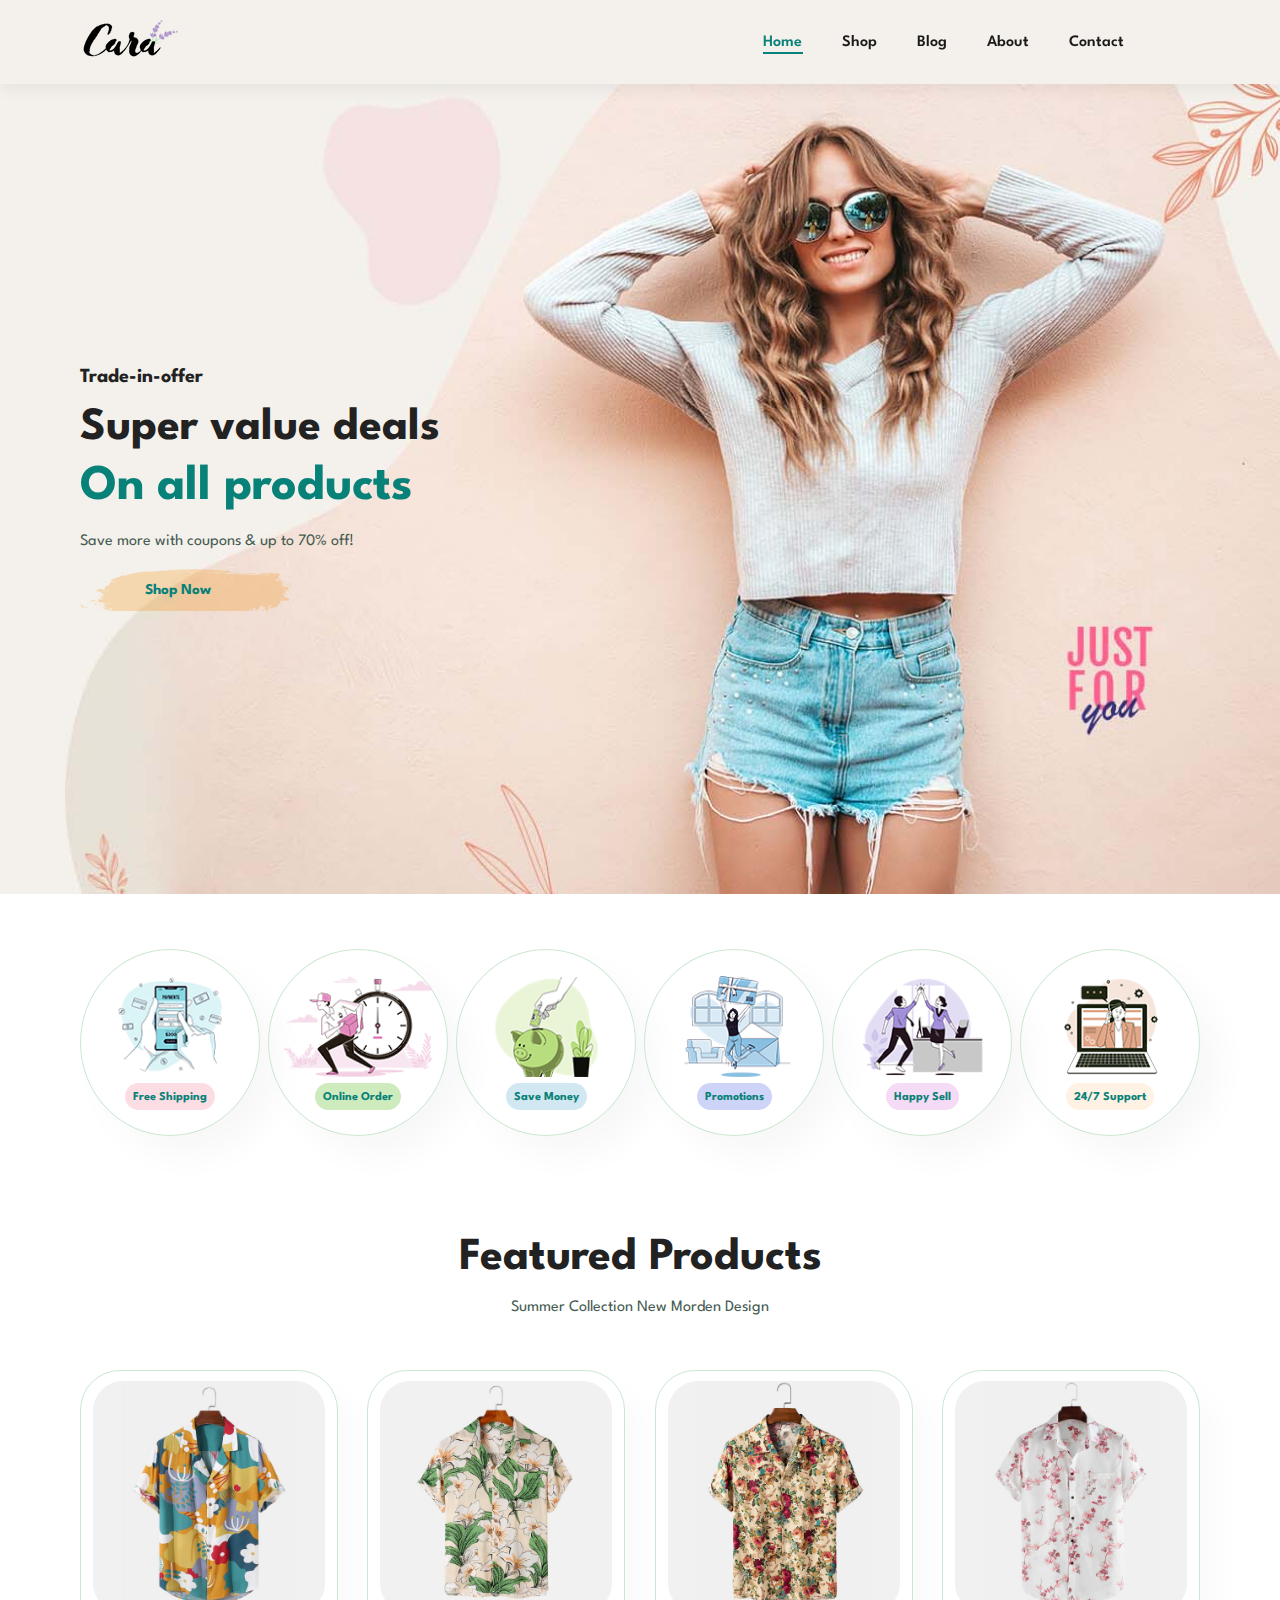
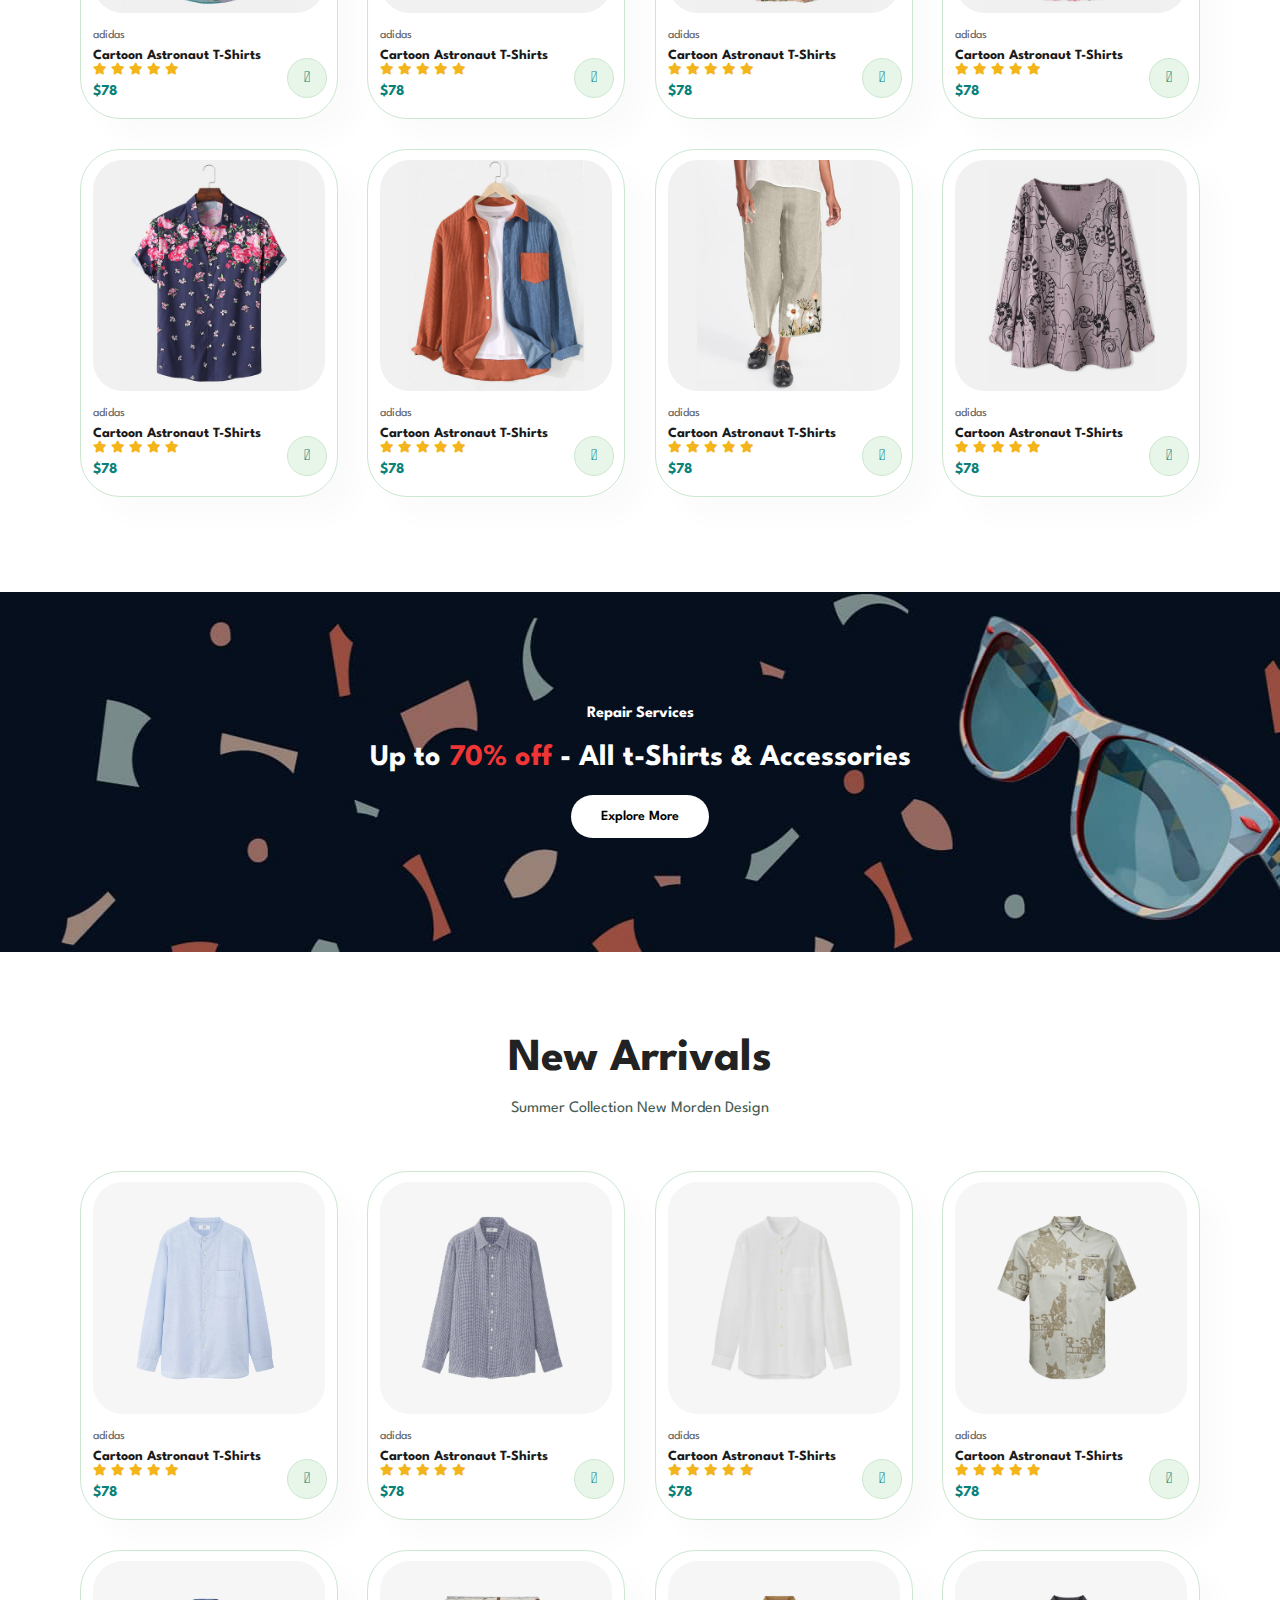
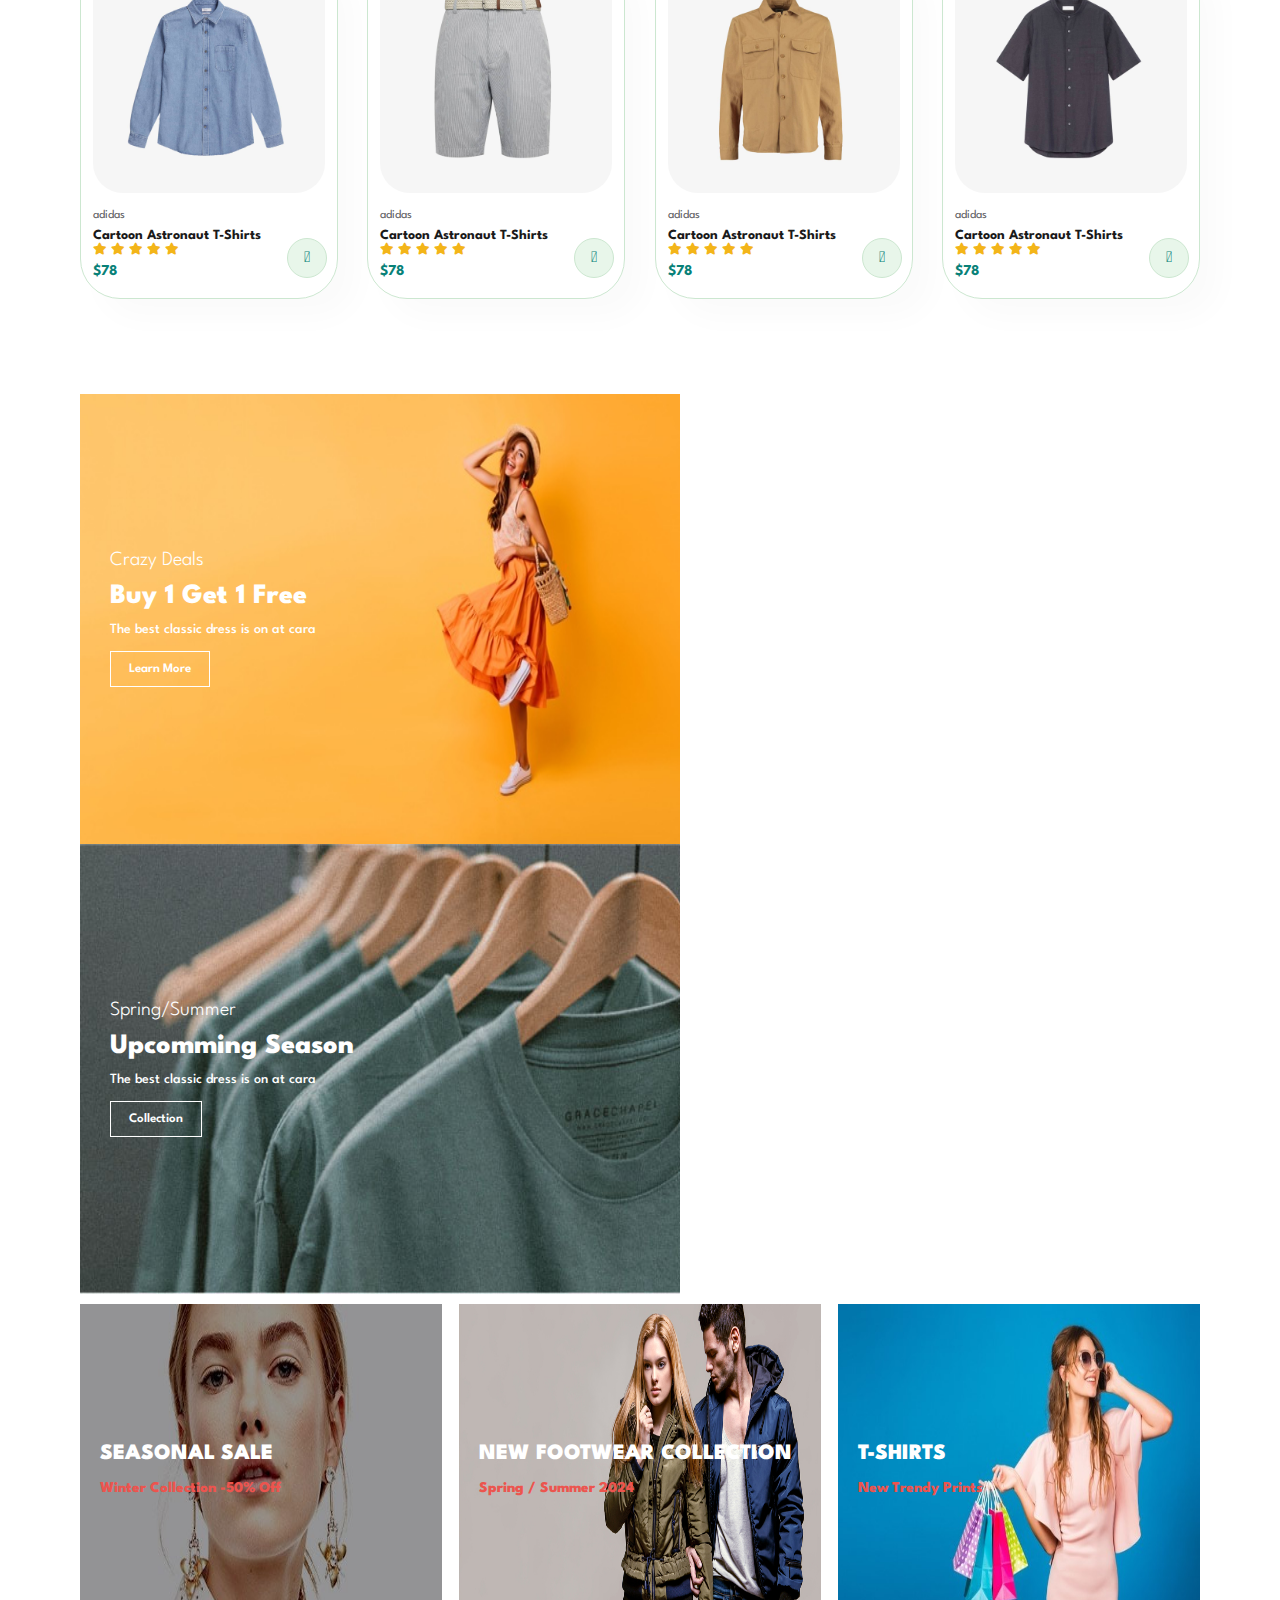
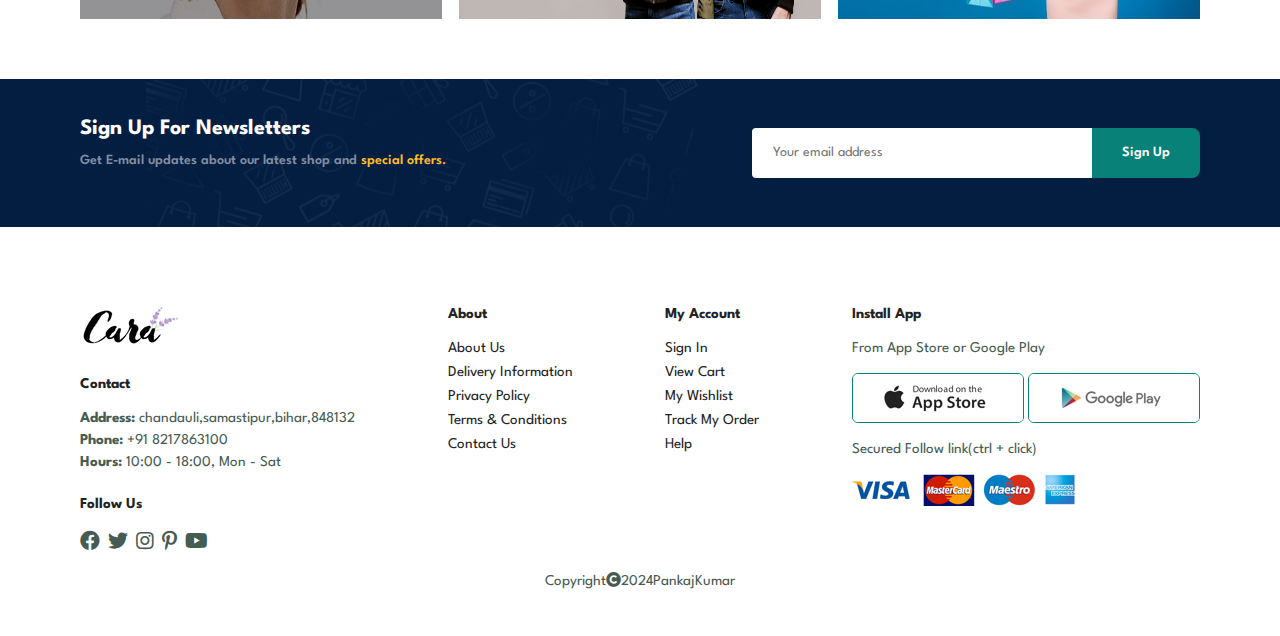
<file: index.html>
<!DOCTYPE html>
<html lang="en">

    <head>
        <meta charset="UTF-8">
        <meta http-equiv="X-UA-Compatible" content="IE=edge">
        <meta name="viewport" content="width=device-width, initial-scale=1.0">
        <title>Cara Ecommerce website</title>
        <link rel="stylesheet" href="https://pro.fontawesome.com/releases/v5.10.0/css/all.css" />

        <link rel="stylesheet" href="style.css">
    </head>

    <body>
        <section id="header">
            <a href="#"><img src="img/logo.png" alt="" class="logo"></a>

            <div>
               <ul id="navbar">
                <li><a class="active" href="index.html">Home</a></li>
                <li><a href="shop.html">Shop</a></li>
                <li><a href="blog.html">Blog</a></li>
                <li><a href="about.html">About</a></li>
                <li><a href="contact.html">Contact</a></li>
                <li id="lg-bag"><a href="cart.html"><i class="far fa-shopping-bag"></i></a></li>
                <a href="#" id="close"><i class="far fa-times"></i></a>
               </ul> 
            </div>

            <div id="mobile">
                <a href="cart.html"><i class="far fa-shopping-bag"></i></a>
                <i id="bar" class="fas fa-outdent"></i>
            </div>
        </section>
        
        <section id="hero">
            <h4>Trade-in-offer</h4>
            <h2>Super value deals</h2>
            <h1>On all products</h1>
            <p>Save more with coupons & up to 70% off!</p>
            <button>Shop Now</button>

        </section>

        <section id="feature" class="section-p1">
            <div class="fe-box">
                <img src="img/features/f1.png" alt="">
                <h6>Free Shipping</h6>
            </div>

            <div class="fe-box">
                <img src="img/features/f2.png" alt="">
                <h6>Online Order</h6>
            </div>

            <div class="fe-box">
                <img src="img/features/f3.png" alt="">
                <h6>Save Money</h6>
            </div>

            <div class="fe-box">
                <img src="img/features/f4.png" alt="">
                <h6>Promotions</h6>
            </div>

            <div class="fe-box">
                <img src="img/features/f5.png" alt="">
                <h6>Happy Sell</h6>
            </div>

            <div class="fe-box">
                <img src="img/features/f6.png" alt="">
                <h6>24/7 Support</h6>
            </div>
        </section>

        <section id="product1" class="section-p1">
            <h2>Featured Products</h2>
            <p>Summer Collection New Morden Design</p>
            <div class="pro-container">
                <div class="pro">
                    <img src="img/products/f1.jpg" alt="">
                    <div class="des">
                        <span>adidas</span>
                        <h5>Cartoon Astronaut T-Shirts</h5>
                        <div class="star">
                            <i class="fas fa-star"></i>
                            <i class="fas fa-star"></i>
                            <i class="fas fa-star"></i>
                            <i class="fas fa-star"></i>
                            <i class="fas fa-star"></i>
                        </div>
                        <h4>$78</h4>
                    </div>
                    <a href="#"><i class="fal fa-shopping-cart cart"></i></a>
                </div>

                <div class="pro">
                    <img src="img/products/f2.jpg" alt="">
                    <div class="des">
                        <span>adidas</span>
                        <h5>Cartoon Astronaut T-Shirts</h5>
                        <div class="star">
                            <i class="fas fa-star"></i>
                            <i class="fas fa-star"></i>
                            <i class="fas fa-star"></i>
                            <i class="fas fa-star"></i>
                            <i class="fas fa-star"></i>
                        </div>
                        <h4>$78</h4>
                    </div>
                    <a href="#"><i class="fal fa-shopping-cart cart"></i></a>
                </div>

                <div class="pro">
                    <img src="img/products/f3.jpg" alt="">
                    <div class="des">
                        <span>adidas</span>
                        <h5>Cartoon Astronaut T-Shirts</h5>
                        <div class="star">
                            <i class="fas fa-star"></i>
                            <i class="fas fa-star"></i>
                            <i class="fas fa-star"></i>
                            <i class="fas fa-star"></i>
                            <i class="fas fa-star"></i>
                        </div>
                        <h4>$78</h4>
                    </div>
                    <a href="#"><i class="fal fa-shopping-cart cart"></i></a>
                </div>

                <div class="pro">
                    <img src="img/products/f4.jpg" alt="">
                    <div class="des">
                        <span>adidas</span>
                        <h5>Cartoon Astronaut T-Shirts</h5>
                        <div class="star">
                            <i class="fas fa-star"></i>
                            <i class="fas fa-star"></i>
                            <i class="fas fa-star"></i>
                            <i class="fas fa-star"></i>
                            <i class="fas fa-star"></i>
                        </div>
                        <h4>$78</h4>
                    </div>
                    <a href="#"><i class="fal fa-shopping-cart cart"></i></a>
                </div>

                <div class="pro">
                    <img src="img/products/f5.jpg" alt="">
                    <div class="des">
                        <span>adidas</span>
                        <h5>Cartoon Astronaut T-Shirts</h5>
                        <div class="star">
                            <i class="fas fa-star"></i>
                            <i class="fas fa-star"></i>
                            <i class="fas fa-star"></i>
                            <i class="fas fa-star"></i>
                            <i class="fas fa-star"></i>
                        </div>
                        <h4>$78</h4>
                    </div>
                    <a href="#"><i class="fal fa-shopping-cart cart"></i></a>
                </div>

                <div class="pro">
                    <img src="img/products/f6.jpg" alt="">
                    <div class="des">
                        <span>adidas</span>
                        <h5>Cartoon Astronaut T-Shirts</h5>
                        <div class="star">
                            <i class="fas fa-star"></i>
                            <i class="fas fa-star"></i>
                            <i class="fas fa-star"></i>
                            <i class="fas fa-star"></i>
                            <i class="fas fa-star"></i>
                        </div>
                        <h4>$78</h4>
                    </div>
                    <a href="#"><i class="fal fa-shopping-cart cart"></i></a>
                </div>

                <div class="pro">
                    <img src="img/products/f7.jpg" alt="">
                    <div class="des">
                        <span>adidas</span>
                        <h5>Cartoon Astronaut T-Shirts</h5>
                        <div class="star">
                            <i class="fas fa-star"></i>
                            <i class="fas fa-star"></i>
                            <i class="fas fa-star"></i>
                            <i class="fas fa-star"></i>
                            <i class="fas fa-star"></i>
                        </div>
                        <h4>$78</h4>
                    </div>
                    <a href="#"><i class="fal fa-shopping-cart cart"></i></a>
                </div>

                <div class="pro">
                    <img src="img/products/f8.jpg" alt="">
                    <div class="des">
                        <span>adidas</span>
                        <h5>Cartoon Astronaut T-Shirts</h5>
                        <div class="star">
                            <i class="fas fa-star"></i>
                            <i class="fas fa-star"></i>
                            <i class="fas fa-star"></i>
                            <i class="fas fa-star"></i>
                            <i class="fas fa-star"></i>
                        </div>
                        <h4>$78</h4>
                    </div>
                    <a href="#"><i class="fal fa-shopping-cart cart"></i></a>
                </div>

            </div>

        </section>

        <section id="banner" class="section-m1">
            <h4>Repair Services</h4>
            <h2>Up to <span>70% off</span> - All t-Shirts & Accessories</h2>
            <button class="normal">Explore More</button>
        </section>

        <section id="product1" class="section-p1">
            <h2>New Arrivals</h2>
            <p>Summer Collection New Morden Design</p>
            <div class="pro-container">
                <div class="pro">
                    <img src="img/products/n1.jpg" alt="">
                    <div class="des">
                        <span>adidas</span>
                        <h5>Cartoon Astronaut T-Shirts</h5>
                        <div class="star">
                            <i class="fas fa-star"></i>
                            <i class="fas fa-star"></i>
                            <i class="fas fa-star"></i>
                            <i class="fas fa-star"></i>
                            <i class="fas fa-star"></i>
                        </div>
                        <h4>$78</h4>
                    </div>
                    <a href="#"><i class="fal fa-shopping-cart cart"></i></a>
                </div>

                <div class="pro">
                    <img src="img/products/n2.jpg" alt="">
                    <div class="des">
                        <span>adidas</span>
                        <h5>Cartoon Astronaut T-Shirts</h5>
                        <div class="star">
                            <i class="fas fa-star"></i>
                            <i class="fas fa-star"></i>
                            <i class="fas fa-star"></i>
                            <i class="fas fa-star"></i>
                            <i class="fas fa-star"></i>
                        </div>
                        <h4>$78</h4>
                    </div>
                    <a href="#"><i class="fal fa-shopping-cart cart"></i></a>
                </div>

                <div class="pro">
                    <img src="img/products/n3.jpg" alt="">
                    <div class="des">
                        <span>adidas</span>
                        <h5>Cartoon Astronaut T-Shirts</h5>
                        <div class="star">
                            <i class="fas fa-star"></i>
                            <i class="fas fa-star"></i>
                            <i class="fas fa-star"></i>
                            <i class="fas fa-star"></i>
                            <i class="fas fa-star"></i>
                        </div>
                        <h4>$78</h4>
                    </div>
                    <a href="#"><i class="fal fa-shopping-cart cart"></i></a>
                </div>

                <div class="pro">
                    <img src="img/products/n4.jpg" alt="">
                    <div class="des">
                        <span>adidas</span>
                        <h5>Cartoon Astronaut T-Shirts</h5>
                        <div class="star">
                            <i class="fas fa-star"></i>
                            <i class="fas fa-star"></i>
                            <i class="fas fa-star"></i>
                            <i class="fas fa-star"></i>
                            <i class="fas fa-star"></i>
                        </div>
                        <h4>$78</h4>
                    </div>
                    <a href="#"><i class="fal fa-shopping-cart cart"></i></a>
                </div>

                <div class="pro">
                    <img src="img/products/n5.jpg" alt="">
                    <div class="des">
                        <span>adidas</span>
                        <h5>Cartoon Astronaut T-Shirts</h5>
                        <div class="star">
                            <i class="fas fa-star"></i>
                            <i class="fas fa-star"></i>
                            <i class="fas fa-star"></i>
                            <i class="fas fa-star"></i>
                            <i class="fas fa-star"></i>
                        </div>
                        <h4>$78</h4>
                    </div>
                    <a href="#"><i class="fal fa-shopping-cart cart"></i></a>
                </div>

                <div class="pro">
                    <img src="img/products/n6.jpg" alt="">
                    <div class="des">
                        <span>adidas</span>
                        <h5>Cartoon Astronaut T-Shirts</h5>
                        <div class="star">
                            <i class="fas fa-star"></i>
                            <i class="fas fa-star"></i>
                            <i class="fas fa-star"></i>
                            <i class="fas fa-star"></i>
                            <i class="fas fa-star"></i>
                        </div>
                        <h4>$78</h4>
                    </div>
                    <a href="#"><i class="fal fa-shopping-cart cart"></i></a>
                </div>

                <div class="pro">
                    <img src="img/products/n7.jpg" alt="">
                    <div class="des">
                        <span>adidas</span>
                        <h5>Cartoon Astronaut T-Shirts</h5>
                        <div class="star">
                            <i class="fas fa-star"></i>
                            <i class="fas fa-star"></i>
                            <i class="fas fa-star"></i>
                            <i class="fas fa-star"></i>
                            <i class="fas fa-star"></i>
                        </div>
                        <h4>$78</h4>
                    </div>
                    <a href="#"><i class="fal fa-shopping-cart cart"></i></a>
                </div>

                <div class="pro">
                    <img src="img/products/n8.jpg" alt="">
                    <div class="des">
                        <span>adidas</span>
                        <h5>Cartoon Astronaut T-Shirts</h5>
                        <div class="star">
                            <i class="fas fa-star"></i>
                            <i class="fas fa-star"></i>
                            <i class="fas fa-star"></i>
                            <i class="fas fa-star"></i>
                            <i class="fas fa-star"></i>
                        </div>
                        <h4>$78</h4>
                    </div>
                    <a href="#"><i class="fal fa-shopping-cart cart"></i></a>
                </div>

            </div>

        </section>

        <section id="sm-banner" class="section-p1">
            <div class="banner-box">
                <h4>Crazy Deals</h4>
                <h2>Buy 1 Get 1 Free</h2>
                <span>The best classic dress is on at cara</span>
                <button class="white">Learn More</button>
            </div> 

            <div class="banner-box banner-box2">
                <h4>Spring/Summer</h4>
                <h2>Upcomming Season</h2>
                <span>The best classic dress is on at cara</span>
                <button class="white">Collection</button>
            </div> 
        </section>

        <section id="banner3">
            <div class="banner-box">
                <h2>SEASONAL SALE</h2>
                <h3>Winter Collection -50% Off</h3>
            </div> 

            <div class="banner-box banner-box2">
                <h2>NEW FOOTWEAR COLLECTION</h2>
                <h3>Spring / Summer 2024</h3>
            </div> 

            <div class="banner-box banner-box3">
                <h2>T-SHIRTS</h2>
                <h3>New Trendy Prints</h3>
            </div> 
        </section>

        <section id="newsletter" class="section-p1 section-m1">
            <div class="newstext">
                <h4>Sign Up For Newsletters</h4>
                <p>Get E-mail updates about  our latest shop and <span> special offers. </span></p>
            </div>

            <div class="form">
                <input type="text" placeholder="Your email address">
                <button class="normal">Sign Up</button>
            </div>
        </section>

        <footer class="section-p1">
            <div class="col">
                <img class="logo" src="img/logo.png" alt="">
                <h4>Contact</h4>
                <p><strong>Address: </strong>chandauli,samastipur,bihar,848132</p>
                <p><strong>Phone: </strong>+91 8217863100</p>
                <p><strong>Hours: </strong>10:00 - 18:00, Mon - Sat</p>
                <div class="follow">
                    <h4>Follow Us</h4>
                    <div class="icon">
                        <a href="#"><i class="fab fa-facebook"></i></a>
                        <a href="#"><i class="fab fa-twitter"></i></a>
                        <a href="#"><i class="fab fa-instagram"></i></a>
                        <a href="#"><i class="fab fa-pinterest-p"></i></a>
                        <a href="#"><i class="fab fa-youtube"></i></a>
                    </div>
                </div>
            </div>

            <div class="col">
                <h4>About</h4>
                <a href="#">About Us</a>
                <a href="#">Delivery Information</a>
                <a href="#">Privacy Policy</a>
                <a href="#">Terms & Conditions</a>
                <a href="#">Contact Us</a>
            </div>

            <div class="col">
                <h4>My Account</h4>
                <a href="#">Sign In</a>
                <a href="#">View Cart</a>
                <a href="#">My Wishlist</a>
                <a href="#">Track My Order</a>
                <a href="#">Help</a>
            </div>

            <div class="col install">
                <h4>Install App</h4>
                <p>From App Store or Google Play</p>
                <div class="row">
                    <img src="img/pay/app.jpg" alt="">
                    <img src="img/pay/play.jpg" alt="">
                </div>
                <p>Secured Follow link(ctrl + click)</p>
                <img src="img/pay/pay.png" alt="">
            </div>

            <div class="copyright">
                <p>Copyright<i class="fa fa-copyright" aria-hidden="true"></i>2024PankajKumar</p>
            </div>
        </footer>
        <script src="script.js"></script>
    </body>

</html>
</file>
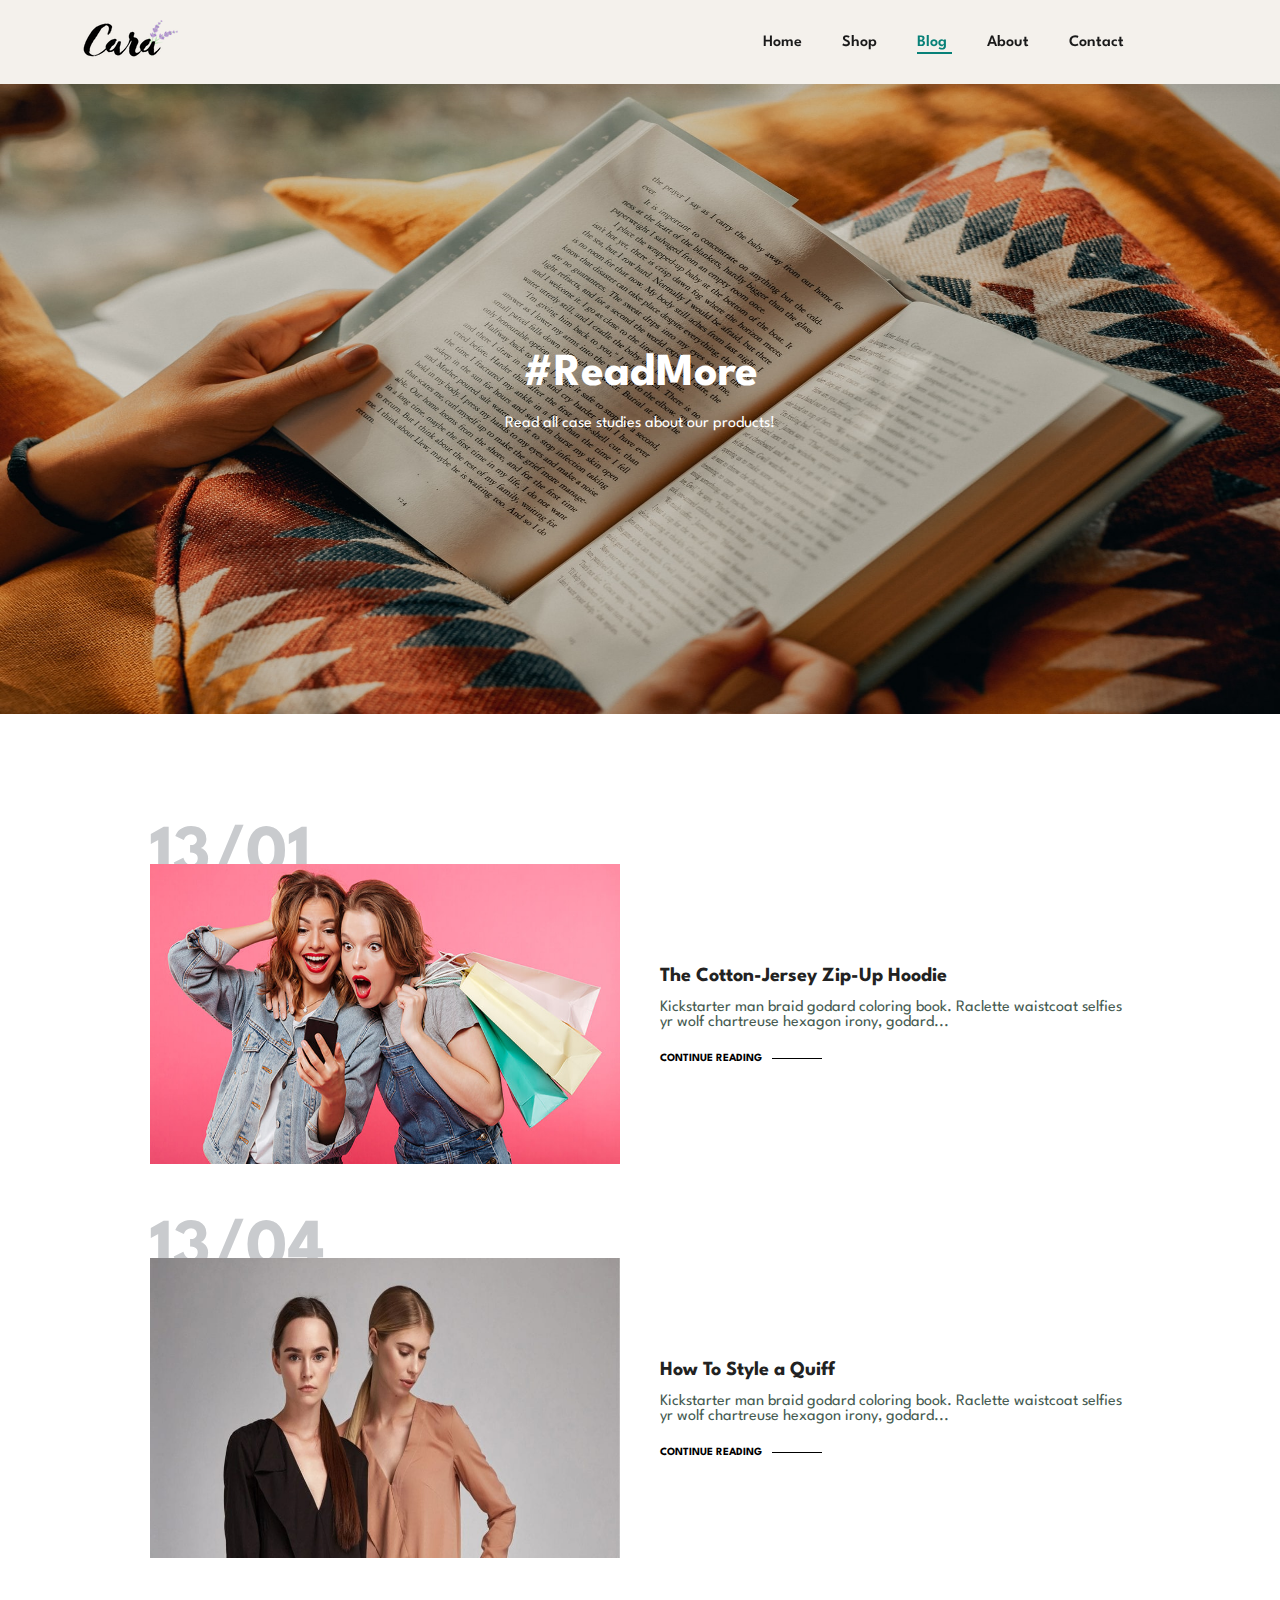
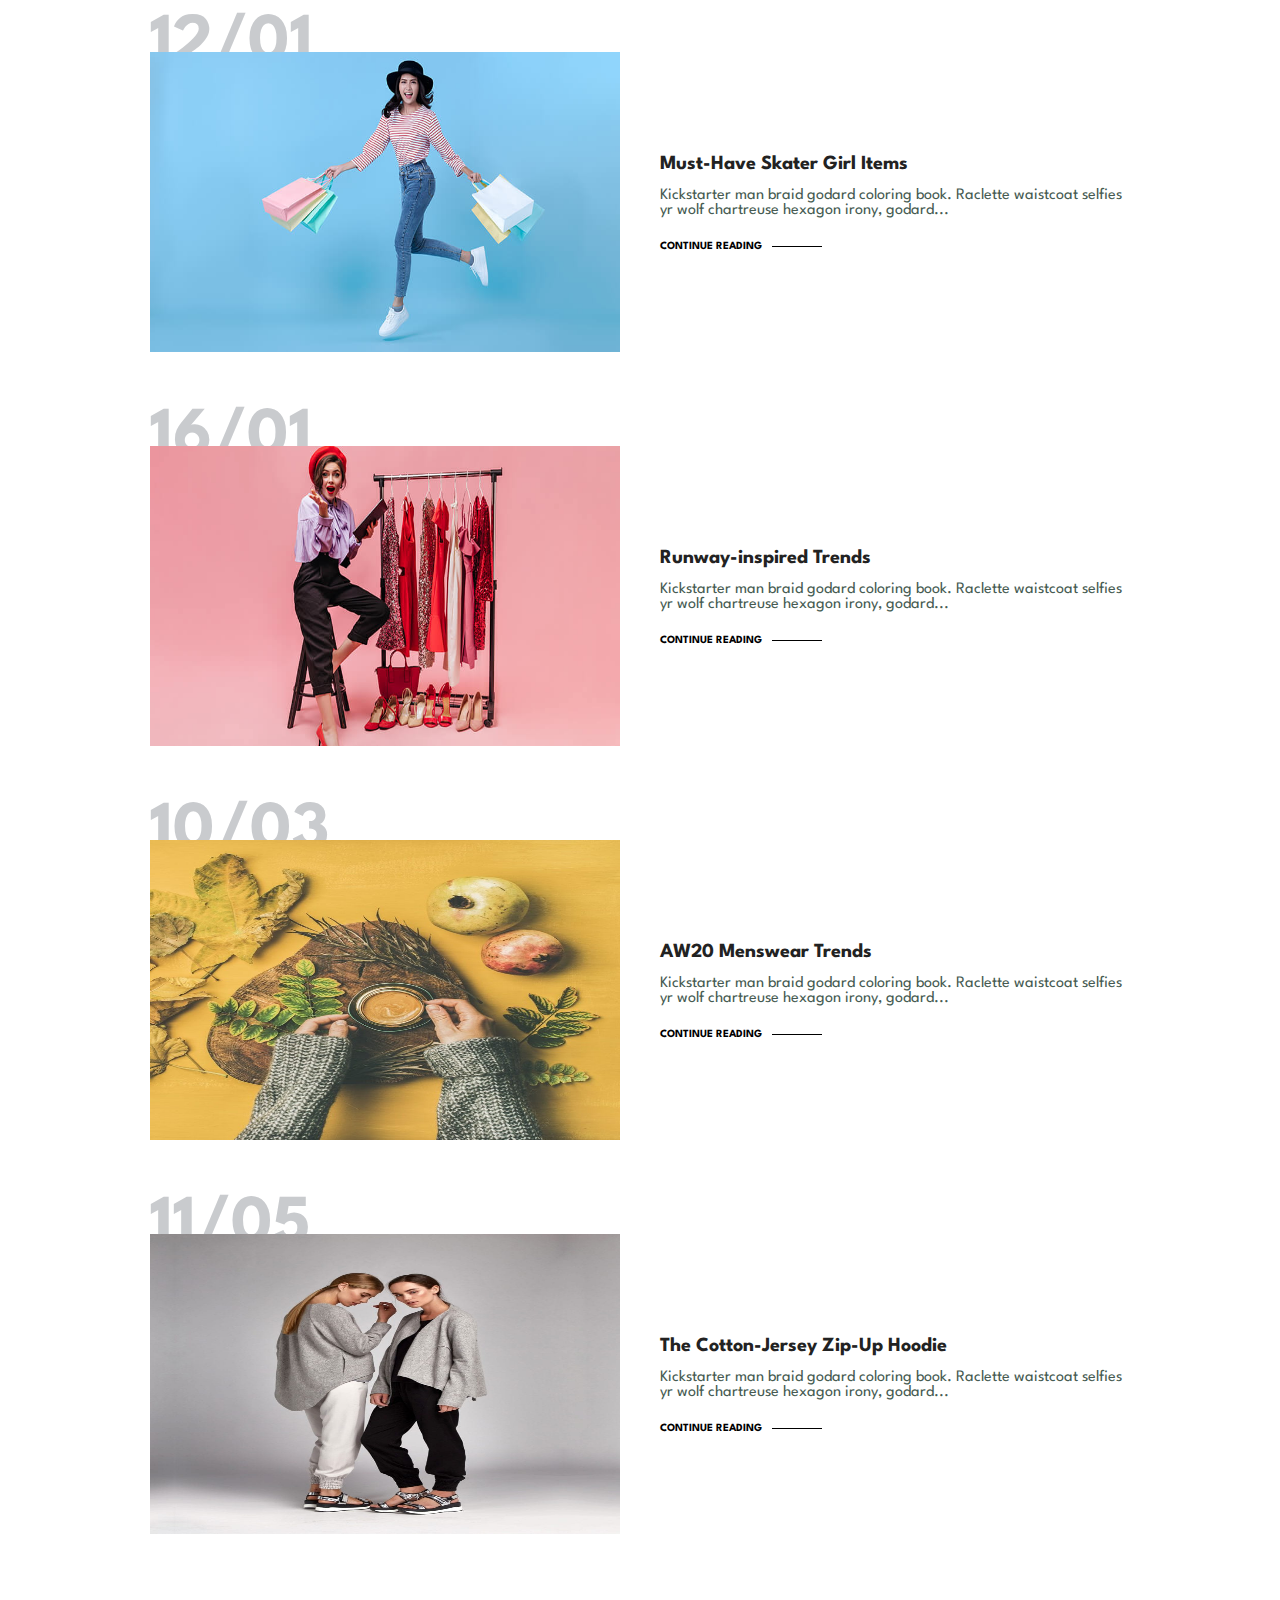
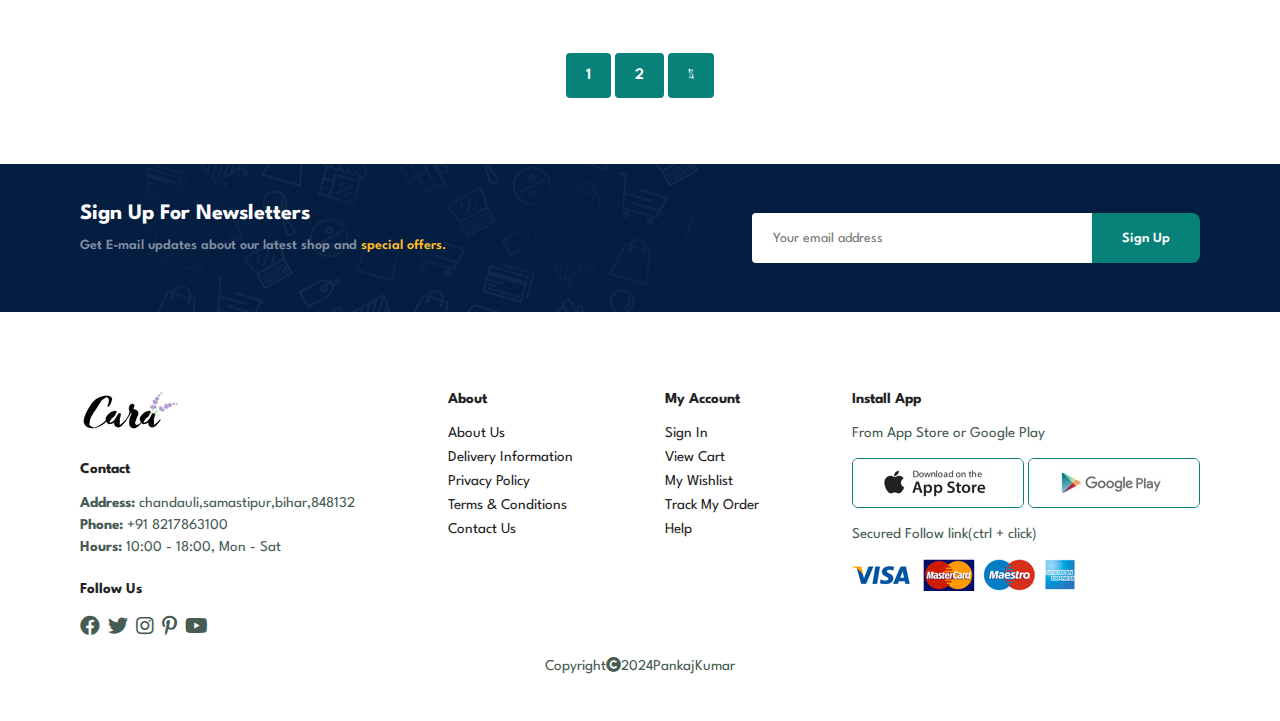
<file: blog.html>
<!DOCTYPE html>
<html lang="en">

    <head>
        <meta charset="UTF-8">
        <meta http-equiv="X-UA-Compatible" content="IE=edge">
        <meta name="viewport" content="width=device-width, initial-scale=1.0">
        <title>Cara Ecommerce website</title>
        <link rel="stylesheet" href="https://pro.fontawesome.com/releases/v5.10.0/css/all.css" />

        <link rel="stylesheet" href="style.css">
    </head>

    <body>
        <section id="header">
            <a href="#"><img src="img/logo.png" alt="" class="logo"></a>

            <div>
               <ul id="navbar">
                <li><a href="index.html">Home</a></li>
                <li><a href="shop.html">Shop</a></li>
                <li><a class="active" href="blog.html">Blog</a></li>
                <li><a href="about.html">About</a></li>
                <li><a href="contact.html">Contact</a></li>
                <li id="lg-bag"><a href="cart.html"><i class="far fa-shopping-bag"></i></a></li>
                <a href="#" id="close"><i class="far fa-times"></i></a>
               </ul> 
            </div>

            <div id="mobile">
                <a href="cart.html"><i class="far fa-shopping-bag"></i></a>
                <i id="bar" class="fas fa-outdent"></i>
            </div>
        </section>
        
        <section id="page-header" class="blog-header">
            <h2>#ReadMore</h2>           
            <p>Read all case studies about our products!</p>
        </section>

        <section id="blog">
            <div class="blog-box">
                <div class="blog-img">
                    <img src="img/blog/blog-1.jpg" alt="">
                </div>

                <div class="blog-details">
                    <h4>The Cotton-Jersey Zip-Up Hoodie</h4>
                    <p>Kickstarter man braid godard coloring book. Raclette waistcoat selfies yr wolf chartreuse hexagon irony, godard...</p>
                    <a href="#">Continue Reading</a>
                </div>
                <h1>13/01</h1>
            </div>

            <div class="blog-box">
                <div class="blog-img">
                    <img src="img/blog/b2.jpg" alt="">
                </div>

                <div class="blog-details">
                    <h4>How To Style a Quiff</h4>
                    <p>Kickstarter man braid godard coloring book. Raclette waistcoat selfies yr wolf chartreuse hexagon irony, godard...</p>
                    <a href="#">Continue Reading</a>
                </div>
                <h1>13/04</h1>
            </div>

            <div class="blog-box">
                <div class="blog-img">
                    <img src="img/blog/blog-4.jpg" alt="">
                </div>

                <div class="blog-details">
                    <h4>Must-Have Skater Girl Items</h4>
                    <p>Kickstarter man braid godard coloring book. Raclette waistcoat selfies yr wolf chartreuse hexagon irony, godard...</p>
                    <a href="#">Continue Reading</a>
                </div>
                <h1>12/01</h1>
            </div>

            <div class="blog-box">
                <div class="blog-img">
                    <img src="img/blog/blog-3.jpg" alt="">
                </div>

                <div class="blog-details">
                    <h4>Runway-inspired Trends</h4>
                    <p>Kickstarter man braid godard coloring book. Raclette waistcoat selfies yr wolf chartreuse hexagon irony, godard...</p>
                    <a href="#">Continue Reading</a>
                </div>
                <h1>16/01</h1>
            </div>

            <div class="blog-box">
                <div class="blog-img">
                    <img src="img/blog/b6.jpg" alt="">
                </div>

                <div class="blog-details">
                    <h4>AW20 Menswear Trends</h4>
                    <p>Kickstarter man braid godard coloring book. Raclette waistcoat selfies yr wolf chartreuse hexagon irony, godard...</p>
                    <a href="#">Continue Reading</a>
                </div>
                <h1>10/03</h1>
            </div>

            <div class="blog-box">
                <div class="blog-img">
                    <img src="img/blog/b4.jpg" alt="">
                </div>

                <div class="blog-details">
                    <h4>The Cotton-Jersey Zip-Up Hoodie</h4>
                    <p>Kickstarter man braid godard coloring book. Raclette waistcoat selfies yr wolf chartreuse hexagon irony, godard...</p>
                    <a href="#">Continue Reading</a>
                </div>
                <h1>11/05</h1>
            </div>
        </section>

        <section id="pagination" class="section-p1">
            <a href="#">1</a>
            <a href="#">2</a>
            <a href="#"><i class="fal fa-long-arrow-alt-right"></i></a>

        </section>

        <section id="newsletter" class="section-p1 section-m1">
            <div class="newstext">
                <h4>Sign Up For Newsletters</h4>
                <p>Get E-mail updates about  our latest shop and <span> special offers. </span></p>
            </div>

            <div class="form">
                <input type="text" placeholder="Your email address">
                <button class="normal">Sign Up</button>
            </div>
        </section>

        <footer class="section-p1">
            <div class="col">
                <img class="logo" src="img/logo.png" alt="">
                <h4>Contact</h4>
                <p><strong>Address: </strong>chandauli,samastipur,bihar,848132</p>
                <p><strong>Phone: </strong>+91 8217863100</p>
                <p><strong>Hours: </strong>10:00 - 18:00, Mon - Sat</p>
                <div class="follow">
                    <h4>Follow Us</h4>
                    <div class="icon">
                        <a href="#"><i class="fab fa-facebook"></i></a>
                        <a href="#"><i class="fab fa-twitter"></i></a>
                        <a href="#"><i class="fab fa-instagram"></i></a>
                        <a href="#"><i class="fab fa-pinterest-p"></i></a>
                        <a href="#"><i class="fab fa-youtube"></i></a>
                    </div>
                </div>
            </div>

            <div class="col">
                <h4>About</h4>
                <a href="#">About Us</a>
                <a href="#">Delivery Information</a>
                <a href="#">Privacy Policy</a>
                <a href="#">Terms & Conditions</a>
                <a href="#">Contact Us</a>
            </div>

            <div class="col">
                <h4>My Account</h4>
                <a href="#">Sign In</a>
                <a href="#">View Cart</a>
                <a href="#">My Wishlist</a>
                <a href="#">Track My Order</a>
                <a href="#">Help</a>
            </div>

            <div class="col install">
                <h4>Install App</h4>
                <p>From App Store or Google Play</p>
                <div class="row">
                    <img src="img/pay/app.jpg" alt="">
                    <img src="img/pay/play.jpg" alt="">
                </div>
                <p>Secured Follow link(ctrl + click)</p>
                <img src="img/pay/pay.png" alt="">
            </div>

            <div class="copyright">
                <p>Copyright<i class="fa fa-copyright" aria-hidden="true"></i>2024PankajKumar</p>
            </div>
        </footer>

        <script src="script.js"></script>
    </body>

</html>
</file>
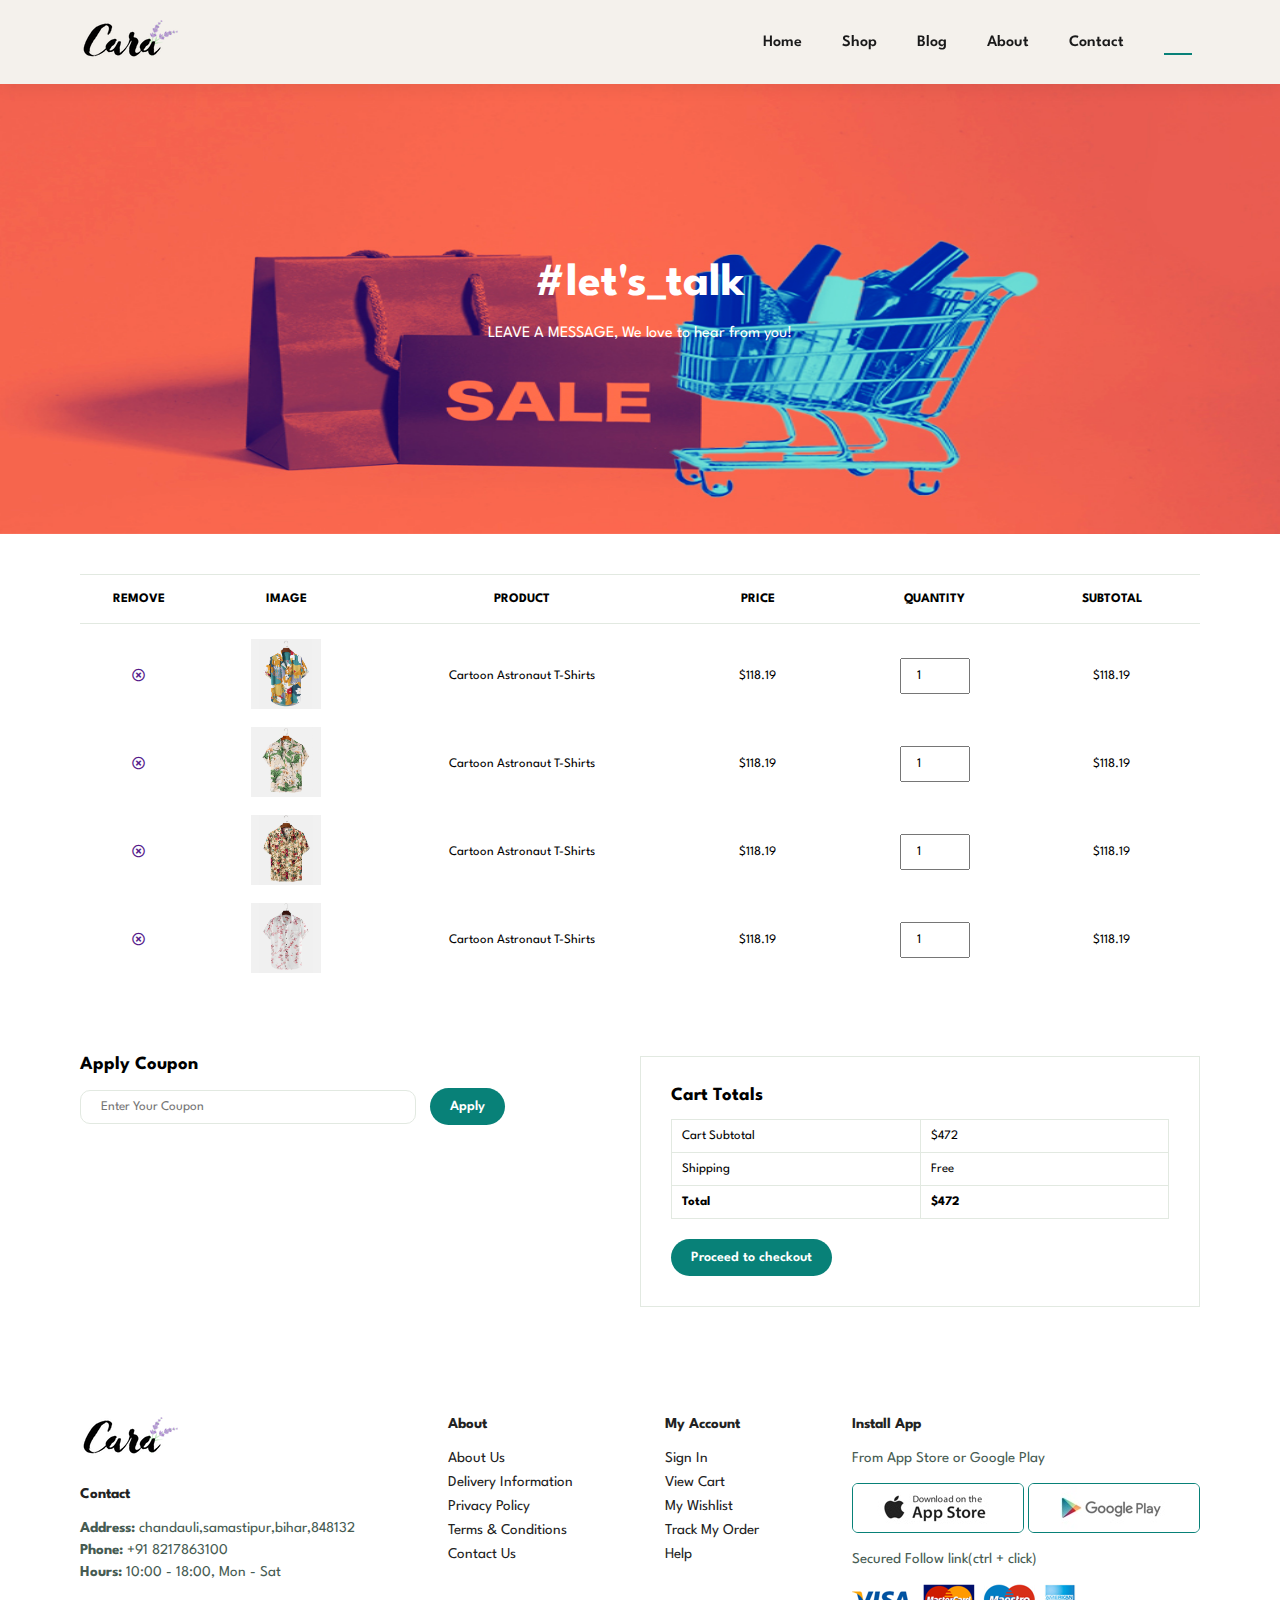
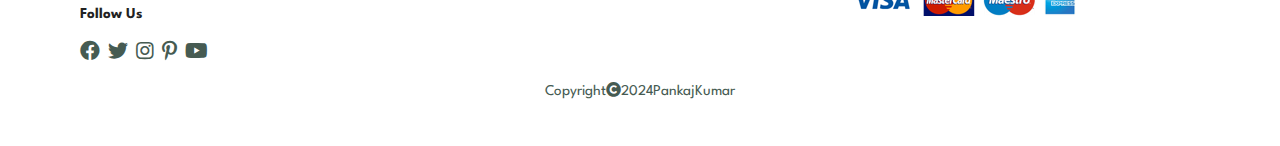
<file: cart.html>
<!DOCTYPE html>
<html lang="en">

    <head>
        <meta charset="UTF-8">
        <meta http-equiv="X-UA-Compatible" content="IE=edge">
        <meta name="viewport" content="width=device-width, initial-scale=1.0">
        <title>Cara Ecommerce website </title>
        <link rel="stylesheet" href="https://pro.fontawesome.com/releases/v5.10.0/css/all.css" />

        <link rel="stylesheet" href="style.css">
    </head>

    <body>
        <section id="header">
            <a href="index.html"><img src="img/logo.png" alt="" class="logo"></a>

            <div>
               <ul id="navbar">
                <li><a href="index.html">Home</a></li>
                <li><a href="shop.html">Shop</a></li>
                <li><a href="blog.html">Blog</a></li>
                <li><a href="about.html">About</a></li>
                <li><a href="contact.html">Contact</a></li>
                <li  id="lg-bag"><a class="active" href="cart.html"><i class="far fa-shopping-bag"></i></a></li>
                <a href="#" id="close"><i class="far fa-times"></i></a>
               </ul> 
            </div>

            <div id="mobile">
                <a href="cart.html"><i class="far fa-shopping-bag"></i></a>
                <i id="bar" class="fas fa-outdent"></i>
            </div>
        </section>
        
        <section id="page-header" class="about-header cart-header">
            <h2>#let's_talk</h2>           
            <p>LEAVE A MESSAGE, We love to hear from you!</p>
        </section>

        <section id="cart" class="section-p1">
            <table width="100%">
                <thead>
                    <tr>
                        <td>Remove</td>
                        <td>Image</td>
                        <td>Product</td>
                        <td>Price</td>
                        <td>Quantity</td>
                        <td>Subtotal</td>
                    </tr>
                </thead>
                <tbody>
                    <tr>
                        <td><a href=""><i class="far fa-times-circle" ></i></a></td>
                        <td><img src="img/products/f1.jpg" alt=""></td>
                        <td>Cartoon Astronaut T-Shirts</td>
                        <td>$118.19</td>
                        <td><input type="number" value="1" min="1" ></td>
                        <td>$118.19</td>
                    </tr>

                    <tr>
                        <td><a href=""><i class="far fa-times-circle" ></i></a></td>
                        <td><img src="img/products/f2.jpg" alt=""></td>
                        <td>Cartoon Astronaut T-Shirts</td>
                        <td>$118.19</td>
                        <td><input type="number" value="1" min="1" ></td>
                        <td>$118.19</td>
                    </tr>

                    <tr>
                        <td><a href=""><i class="far fa-times-circle" ></i></a></td>
                        <td><img src="img/products/f3.jpg" alt=""></td>
                        <td>Cartoon Astronaut T-Shirts</td>
                        <td>$118.19</td>
                        <td><input type="number" value="1" min="1" ></td>
                        <td>$118.19</td>
                    </tr>

                    <tr>
                        <td><a href=""><i class="far fa-times-circle" ></i></a></td>
                        <td><img src="img/products/f4.jpg" alt=""></td>
                        <td>Cartoon Astronaut T-Shirts</td>
                        <td>$118.19</td>
                        <td><input type="number" value="1" min="1" ></td>
                        <td>$118.19</td>
                    </tr>
                </tbody>

            </table>
        </section>

        <section id="cart-add" class="section-p1">
            <div id="coupon">
                <h3>Apply Coupon</h3>
                <div>
                    <input type="text" placeholder="Enter Your Coupon">
                    <button class="normal">Apply</button>
                </div>
            </div>

            <div id="subtotal">
                <h3>Cart Totals</h3>
                <table>
                    <tr>
                        <td>Cart Subtotal</td>
                        <td>$472</td>
                    </tr>
                    <tr>
                        <td>Shipping</td>
                        <td>Free</td>
                    </tr>
                    <tr>
                        <td><strong>Total</strong></td>
                        <td><strong>$472</strong></td>
                    </tr>
                </table>

                <button class="normal">Proceed to checkout</button>
            </div>
        </section>

        <!-- <section id="newsletter" class="section-p1 section-m1">
            <div class="newstext">
                <h4>Sign Up For Newsletters</h4>
                <p>Get E-mail updates about  our latest shop and <span> special offers. </span></p>
            </div>

            <div class="form">
                <input type="text" placeholder="Your email address">
                <button class="normal">Sign Up</button>
            </div>
        </section> -->

        <footer class="section-p1">
            <div class="col">
                <img class="logo" src="img/logo.png" alt="">
                <h4>Contact</h4>
                <p><strong>Address: </strong>chandauli,samastipur,bihar,848132</p>
                <p><strong>Phone: </strong>+91 8217863100</p>
                <p><strong>Hours: </strong>10:00 - 18:00, Mon - Sat</p>
                <div class="follow">
                    <h4>Follow Us</h4>
                    <div class="icon">
                        <a href="#"><i class="fab fa-facebook"></i></a>
                        <a href="#"><i class="fab fa-twitter"></i></a>
                        <a href="#"><i class="fab fa-instagram"></i></a>
                        <a href="#"><i class="fab fa-pinterest-p"></i></a>
                        <a href="#"><i class="fab fa-youtube"></i></a>
                    </div>
                </div>
            </div>

            <div class="col">
                <h4>About</h4>
                <a href="#">About Us</a>
                <a href="#">Delivery Information</a>
                <a href="#">Privacy Policy</a>
                <a href="#">Terms & Conditions</a>
                <a href="#">Contact Us</a>
            </div>

            <div class="col">
                <h4>My Account</h4>
                <a href="#">Sign In</a>
                <a href="#">View Cart</a>
                <a href="#">My Wishlist</a>
                <a href="#">Track My Order</a>
                <a href="#">Help</a>
            </div>

            <div class="col install">
                <h4>Install App</h4>
                <p>From App Store or Google Play</p>
                <div class="row">
                    <img src="img/pay/app.jpg" alt="">
                    <img src="img/pay/play.jpg" alt="">
                </div>
                <p>Secured Follow link(ctrl + click)</p>
                <img src="img/pay/pay.png" alt="">
            </div>

            <div class="copyright">
                <p>Copyright<i class="fa fa-copyright" aria-hidden="true"></i>2024PankajKumar</p>
            </div>
        </footer>

        <script src="script.js"></script>
    </body>

</html>
</file>
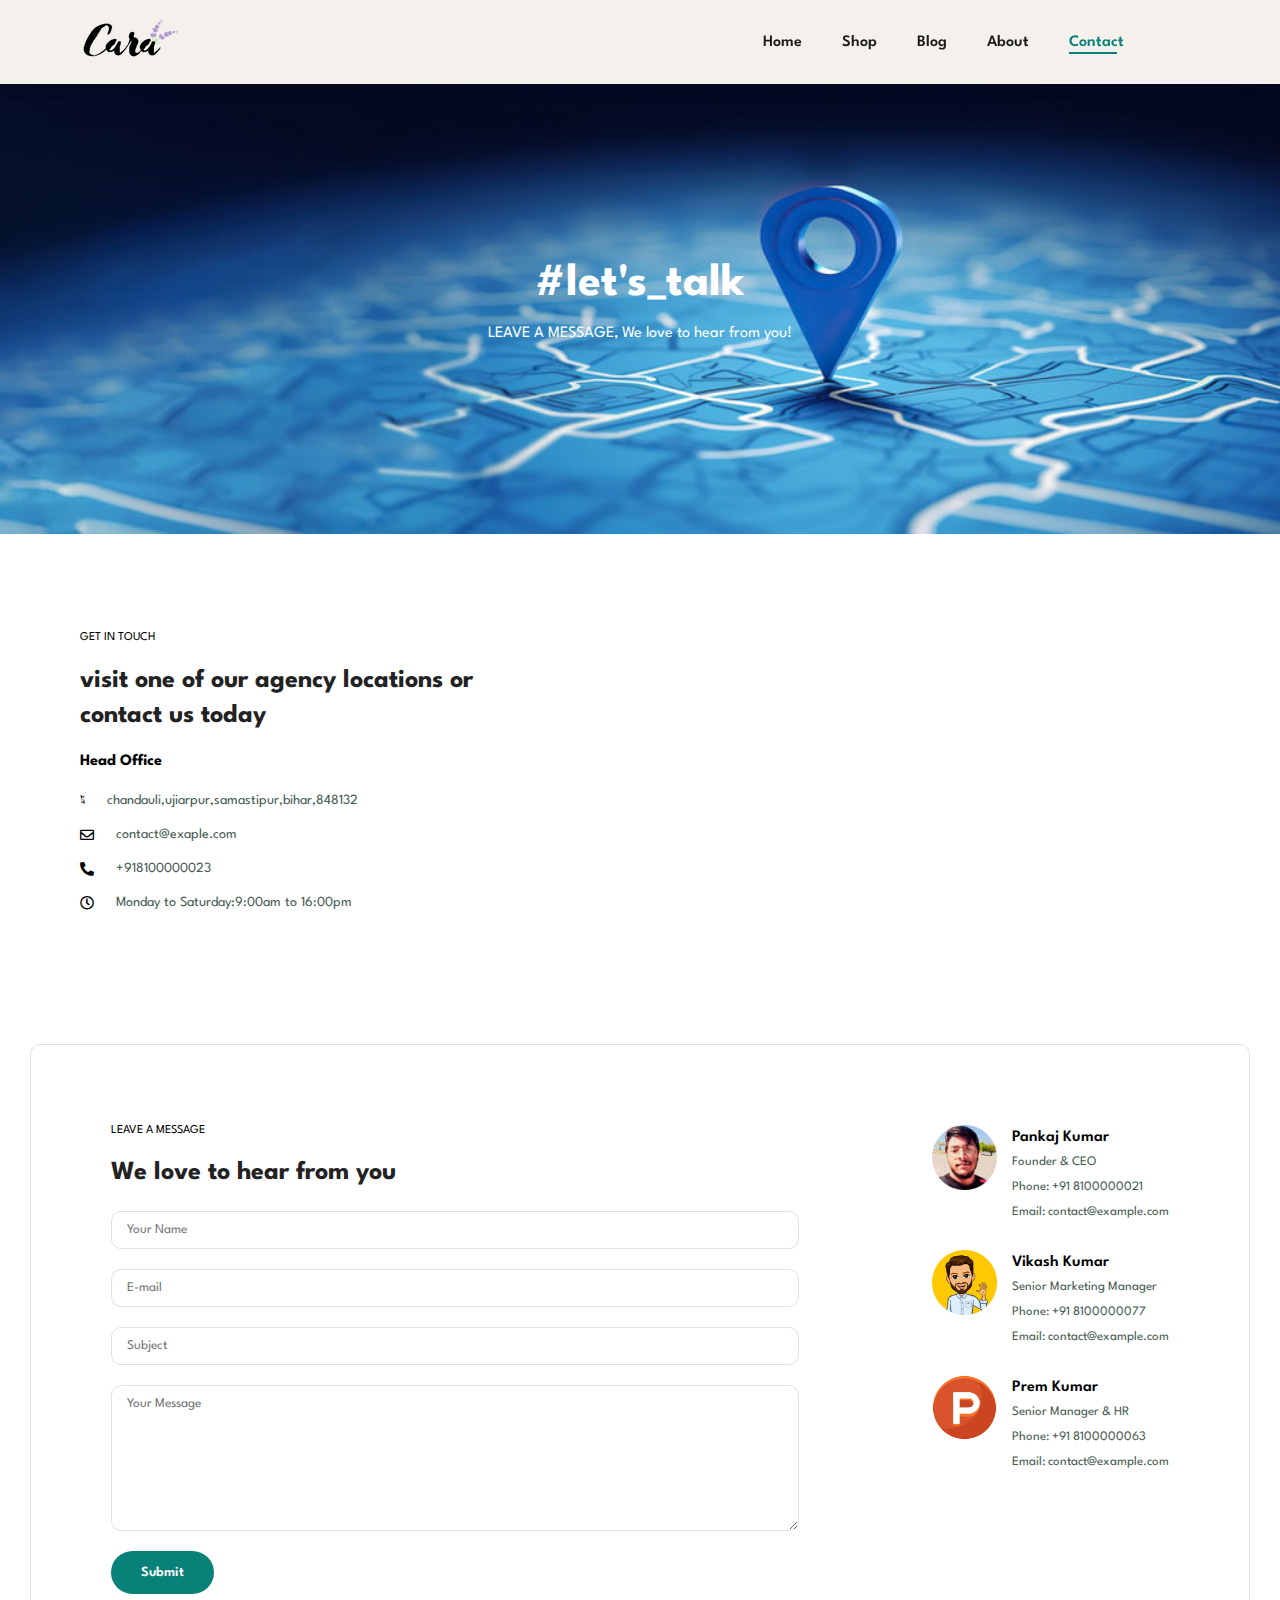
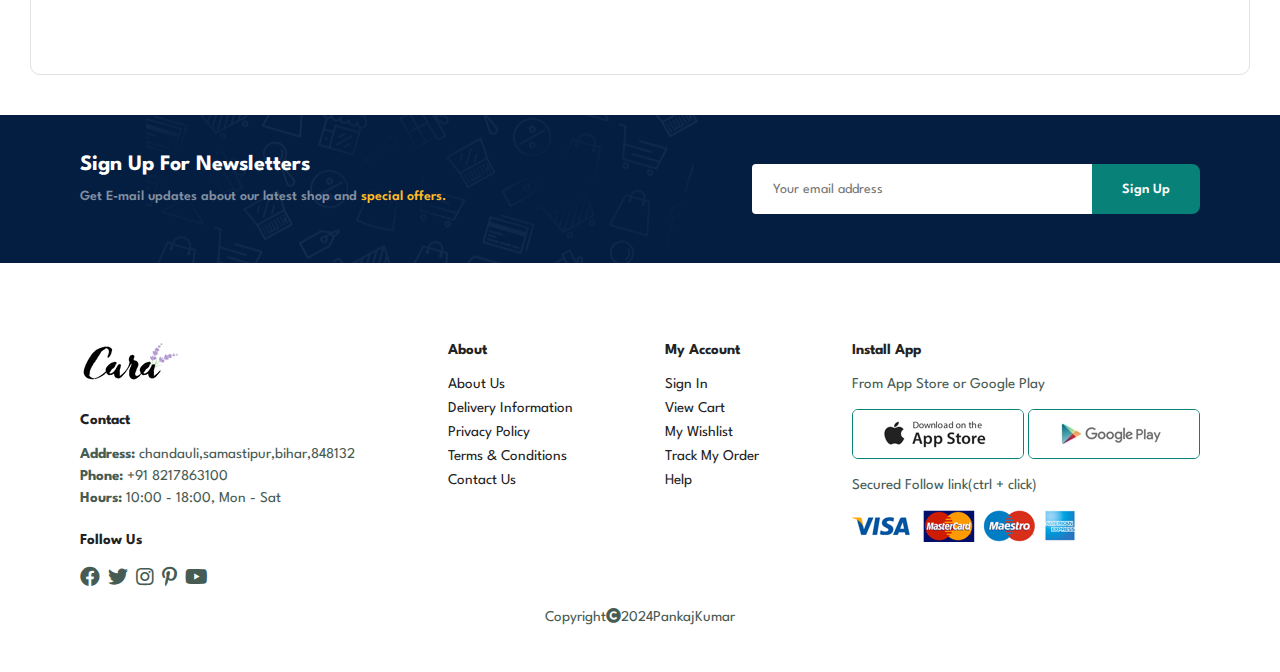
<file: contact.html>
<!DOCTYPE html>
<html lang="en">

    <head>
        <meta charset="UTF-8">
        <meta http-equiv="X-UA-Compatible" content="IE=edge">
        <meta name="viewport" content="width=device-width, initial-scale=1.0">
        <title>Cara Ecommerce website</title>
        <link rel="stylesheet" href="https://pro.fontawesome.com/releases/v5.10.0/css/all.css" />

        <link rel="stylesheet" href="style.css">
    </head>

    <body>
        <section id="header">
            <a href="index.html"><img src="img/logo.png" alt="" class="logo"></a>

            <div>
               <ul id="navbar">
                <li><a href="index.html">Home</a></li>
                <li><a href="shop.html">Shop</a></li>
                <li><a href="blog.html">Blog</a></li>
                <li><a href="about.html">About</a></li>
                <li><a class="active" href="contact.html">Contact</a></li>
                <li id="lg-bag"><a href="cart.html"><i class="far fa-shopping-bag"></i></a></li>
                <a href="#" id="close"><i class="far fa-times"></i></a>
               </ul> 
            </div>

            <div id="mobile">
                <a href="cart.html"><i class="far fa-shopping-bag"></i></a>
                <i id="bar" class="fas fa-outdent"></i>
            </div>
        </section>
        
        <section id="page-header" class="about-header contact-header">
            <h2>#let's_talk</h2>           
            <p>LEAVE A MESSAGE, We love to hear from you!</p>
        </section>

        <section id="contact-details" class="section-p1">
            <div class="details">
                <span>GET IN TOUCH</span>
                <h2>visit one of our agency locations or contact us today</h2>
                <h3>Head Office</h3>
                <div>
                    <li>
                        <i class="fal fa-map"></i>
                        <p>chandauli,ujiarpur,samastipur,bihar,848132</p>
                    </li> 
                    
                    <li>
                        <i class="far fa-envelope"></i>
                        <p>contact@exaple.com</p>
                    </li> 

                    <li>
                        <i class="fas fa-phone-alt"></i>
                        <p>+918100000023</p>
                    </li> 

                    <li>
                        <i class="far fa-clock"></i>
                        <p>Monday to Saturday:9:00am to 16:00pm</p>
                    </li> 
                </div>
            </div>

            <div class="map">
                <iframe src="https://www.google.com/maps/embed?pb=!1m18!1m12!1m3!1d7306.694799293205!2d85.82261365264351!3d25.754376370955217!2m3!1f0!2f0!3f0!3m2!1i1024!2i768!4f13.1!3m3!1m2!1s0x39ed8e5ea927eca7%3A0x1382c8ace9037fa1!2zTS5OLkQuIOCkleClieCksuClh-CknCDgpJrgpILgpKbgpYzgpLLgpYAgU2FtYXN0aXB1cg!5e0!3m2!1shi!2sin!4v1716039391838!5m2!1shi!2sin" width="600" height="450" style="border:0;" allowfullscreen="" loading="lazy" referrerpolicy="no-referrer-when-downgrade"></iframe>
            </div>
        </section>

        <section id="form-details">
            <form action="">
                <span>LEAVE A MESSAGE</span>
                <h2>We love to hear from you</h2>
                <input type="text" placeholder="Your Name">
                <input type="email" placeholder="E-mail">
                <input type="text" placeholder="Subject">
                <textarea name="" id="" cols="30" rows="10" placeholder="Your Message"></textarea>
                <button class="normal" >Submit</button>
            </form>

            <div class="people">
                <div>
                    <img src="img/people/6.png" alt="">
                    <p><span>Pankaj Kumar</span> Founder & CEO <br>
                    Phone: +91 8100000021 <br> Email: contact@example.com</p>     
                </div>

                <div>
                    <img src="img/people/4.png" alt="">
                    <p><span>Vikash Kumar</span>Senior Marketing Manager <br>
                    Phone: +91 8100000077 <br> Email: contact@example.com</p>     
                </div>

                <div>
                    <img src="img/people/5.png" alt="">
                    <p><span>Prem Kumar</span>Senior Manager & HR <br>
                    Phone: +91 8100000063 <br> Email: contact@example.com</p>     
                </div>
            </div>
        </section>

        <section id="newsletter" class="section-p1 section-m1">
            <div class="newstext">
                <h4>Sign Up For Newsletters</h4>
                <p>Get E-mail updates about  our latest shop and <span> special offers. </span></p>
            </div>

            <div class="form">
                <input type="text" placeholder="Your email address">
                <button class="normal">Sign Up</button>
            </div>
        </section>

        <footer class="section-p1">
            <div class="col">
                <img class="logo" src="img/logo.png" alt="">
                <h4>Contact</h4>
                <p><strong>Address: </strong>chandauli,samastipur,bihar,848132</p>
                <p><strong>Phone: </strong>+91 8217863100</p>
                <p><strong>Hours: </strong>10:00 - 18:00, Mon - Sat</p>
                <div class="follow">
                    <h4>Follow Us</h4>
                    <div class="icon">
                        <a href="#"><i class="fab fa-facebook"></i></a>
                        <a href="#"><i class="fab fa-twitter"></i></a>
                        <a href="#"><i class="fab fa-instagram"></i></a>
                        <a href="#"><i class="fab fa-pinterest-p"></i></a>
                        <a href="#"><i class="fab fa-youtube"></i></a>
                    </div>
                </div>
            </div>

            <div class="col">
                <h4>About</h4>
                <a href="#">About Us</a>
                <a href="#">Delivery Information</a>
                <a href="#">Privacy Policy</a>
                <a href="#">Terms & Conditions</a>
                <a href="#">Contact Us</a>
            </div>

            <div class="col">
                <h4>My Account</h4>
                <a href="#">Sign In</a>
                <a href="#">View Cart</a>
                <a href="#">My Wishlist</a>
                <a href="#">Track My Order</a>
                <a href="#">Help</a>
            </div>

            <div class="col install">
                <h4>Install App</h4>
                <p>From App Store or Google Play</p>
                <div class="row">
                    <img src="img/pay/app.jpg" alt="">
                    <img src="img/pay/play.jpg" alt="">
                </div>
                <p>Secured Follow link(ctrl + click)</p>
                <img src="img/pay/pay.png" alt="">
            </div>

            <div class="copyright">
                <p>Copyright<i class="fa fa-copyright" aria-hidden="true"></i>2024PankajKumar</p>
            </div>
        </footer>

        <script src="script.js"></script>
    </body>

</html>
</file>
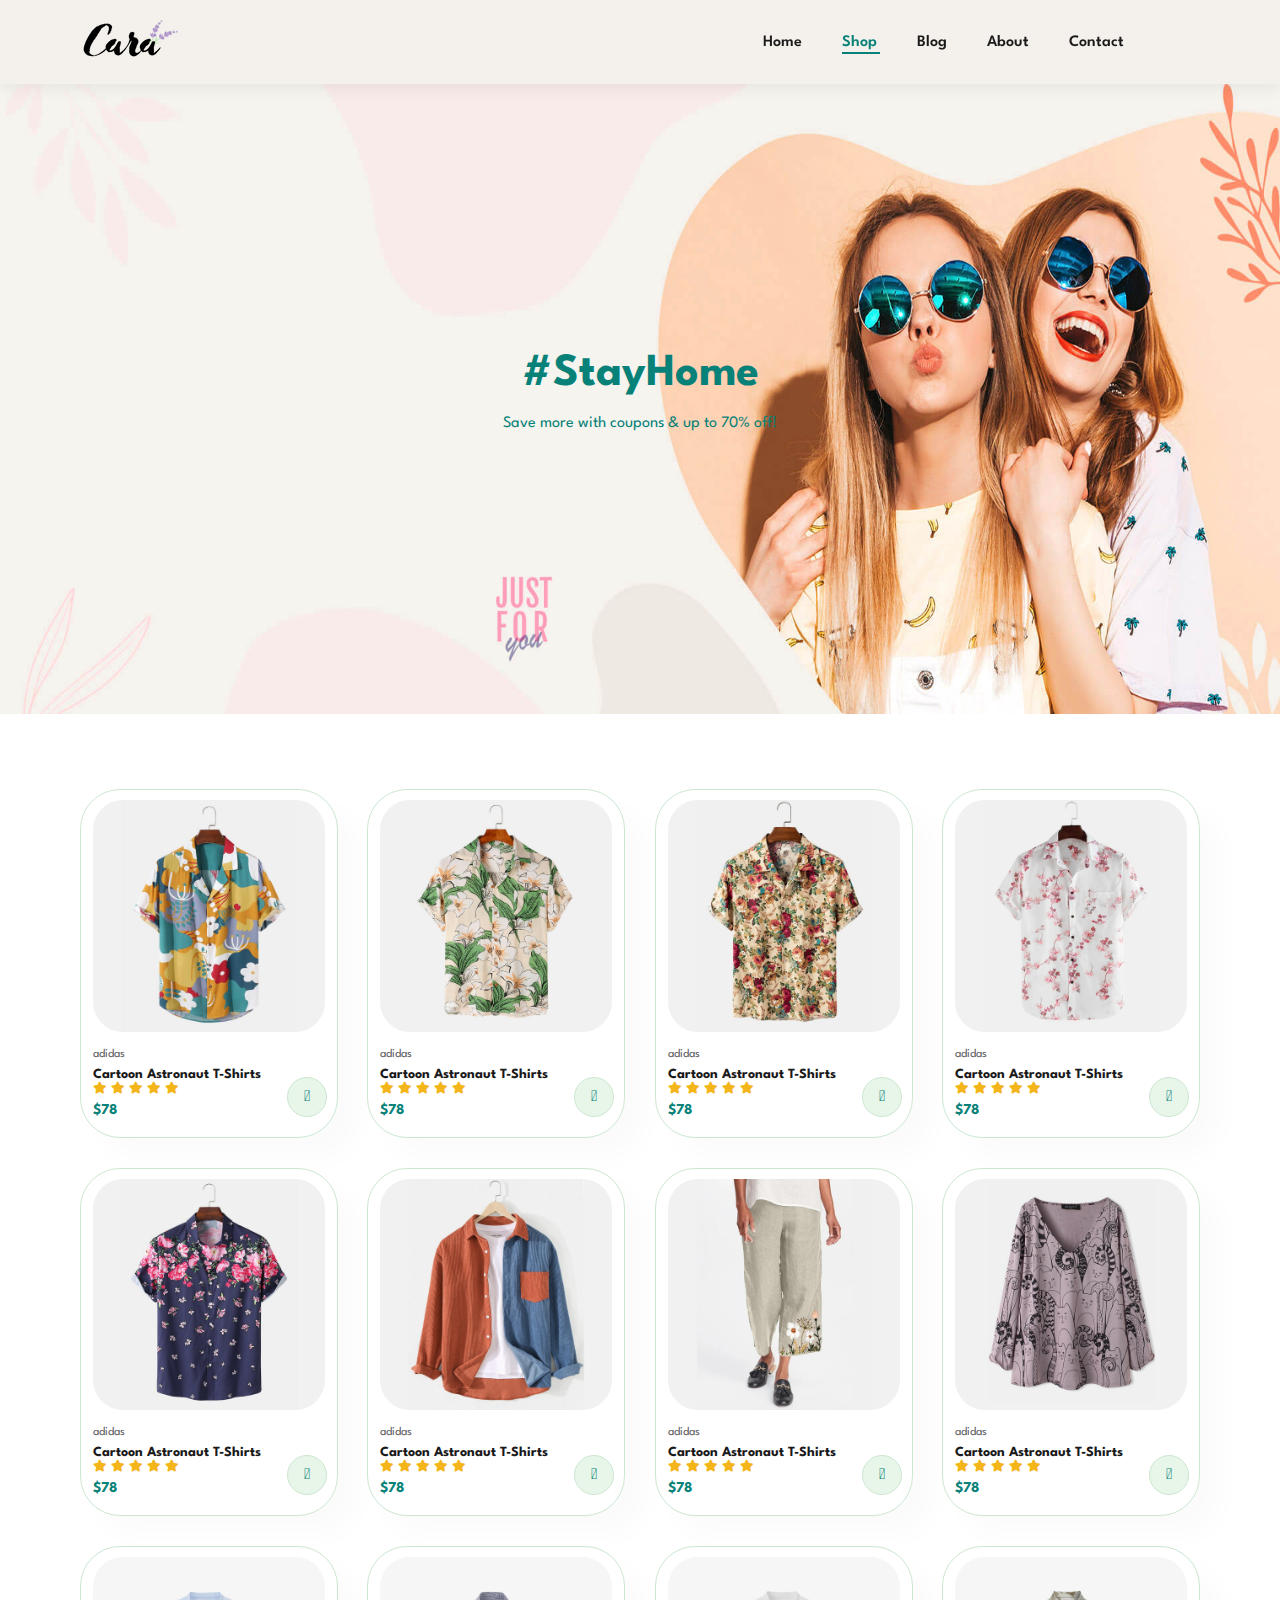
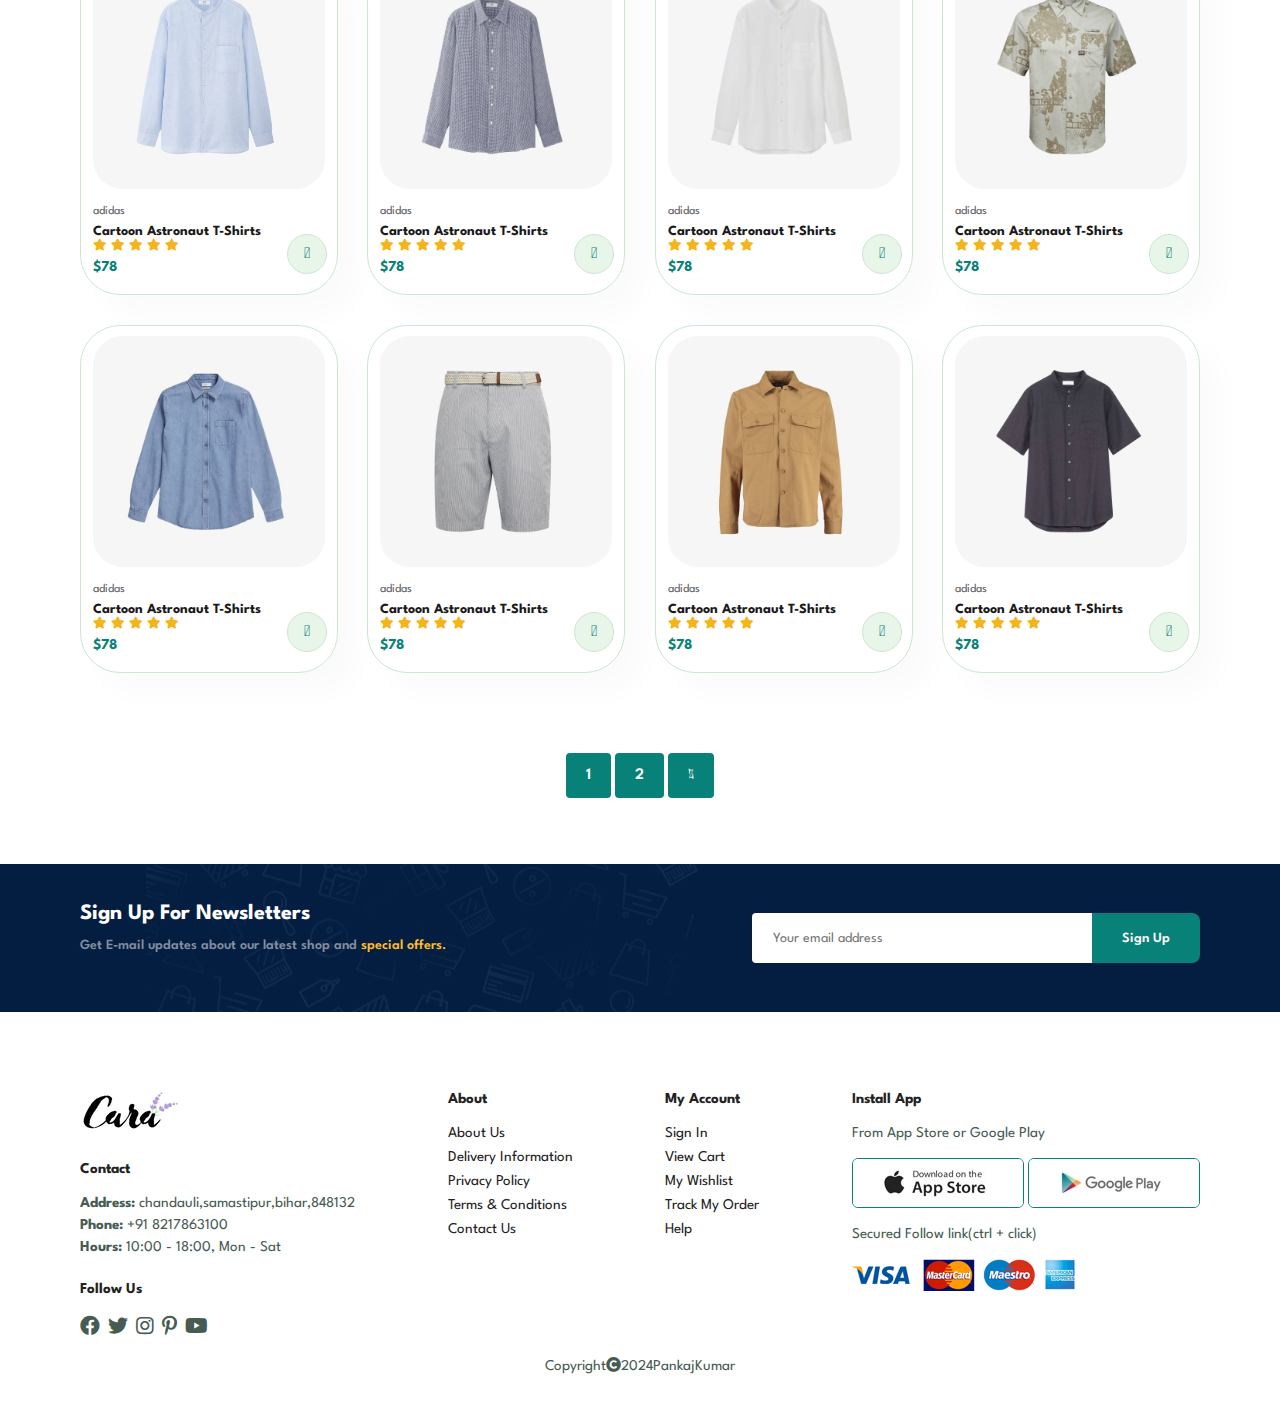
<file: shop.html>
<!DOCTYPE html>
<html lang="en">

    <head>
        <meta charset="UTF-8">
        <meta http-equiv="X-UA-Compatible" content="IE=edge">
        <meta name="viewport" content="width=device-width, initial-scale=1.0">
        <title>Cara Ecommerce website</title>
        <link rel="stylesheet" href="https://pro.fontawesome.com/releases/v5.10.0/css/all.css" />

        <link rel="stylesheet" href="style.css">
    </head>

    <body>
        <section id="header">
            <a href="#"><img src="img/logo.png" alt="" class="logo"></a>

            <div>
               <ul id="navbar">
                <li><a href="index.html">Home</a></li>
                <li><a class="active" href="shop.html">Shop</a></li>
                <li><a href="blog.html">Blog</a></li>
                <li><a href="about.html">About</a></li>
                <li><a href="contact.html">Contact</a></li>
                <li id="lg-bag"><a href="cart.html"><i class="far fa-shopping-bag"></i></a></li>
                <a href="#" id="close"><i class="far fa-times"></i></a>
               </ul> 
            </div>

            <div id="mobile">
                <a href="cart.html"><i class="far fa-shopping-bag"></i></a>
                <i id="bar" class="fas fa-outdent"></i>
            </div>
        </section>
        
        <section id="page-header">
            <h2>#StayHome</h2>           
            <p>Save more with coupons & up to 70% off!</p>
        </section>

        <section id="product1" class="section-p1">
            <!-- <h2>Featured Products</h2>
            <p>Summer Collection New Morden Design</p> -->
            <div class="pro-container">
                <div class="pro" onclick="window.location.href='sproduct.html'";>
                    <img src="img/products/f1.jpg" alt="">
                    <div class="des">
                        <span>adidas</span>
                        <h5>Cartoon Astronaut T-Shirts</h5>
                        <div class="star">
                            <i class="fas fa-star"></i>
                            <i class="fas fa-star"></i>
                            <i class="fas fa-star"></i>
                            <i class="fas fa-star"></i>
                            <i class="fas fa-star"></i>
                        </div>
                        <h4>$78</h4>
                    </div>
                    <a href="#"><i class="fal fa-shopping-cart cart"></i></a>
                </div>

                <div class="pro">
                    <img src="img/products/f2.jpg" alt="">
                    <div class="des">
                        <span>adidas</span>
                        <h5>Cartoon Astronaut T-Shirts</h5>
                        <div class="star">
                            <i class="fas fa-star"></i>
                            <i class="fas fa-star"></i>
                            <i class="fas fa-star"></i>
                            <i class="fas fa-star"></i>
                            <i class="fas fa-star"></i>
                        </div>
                        <h4>$78</h4>
                    </div>
                    <a href="#"><i class="fal fa-shopping-cart cart"></i></a>
                </div>

                <div class="pro">
                    <img src="img/products/f3.jpg" alt="">
                    <div class="des">
                        <span>adidas</span>
                        <h5>Cartoon Astronaut T-Shirts</h5>
                        <div class="star">
                            <i class="fas fa-star"></i>
                            <i class="fas fa-star"></i>
                            <i class="fas fa-star"></i>
                            <i class="fas fa-star"></i>
                            <i class="fas fa-star"></i>
                        </div>
                        <h4>$78</h4>
                    </div>
                    <a href="#"><i class="fal fa-shopping-cart cart"></i></a>
                </div>

                <div class="pro">
                    <img src="img/products/f4.jpg" alt="">
                    <div class="des">
                        <span>adidas</span>
                        <h5>Cartoon Astronaut T-Shirts</h5>
                        <div class="star">
                            <i class="fas fa-star"></i>
                            <i class="fas fa-star"></i>
                            <i class="fas fa-star"></i>
                            <i class="fas fa-star"></i>
                            <i class="fas fa-star"></i>
                        </div>
                        <h4>$78</h4>
                    </div>
                    <a href="#"><i class="fal fa-shopping-cart cart"></i></a>
                </div>

                <div class="pro">
                    <img src="img/products/f5.jpg" alt="">
                    <div class="des">
                        <span>adidas</span>
                        <h5>Cartoon Astronaut T-Shirts</h5>
                        <div class="star">
                            <i class="fas fa-star"></i>
                            <i class="fas fa-star"></i>
                            <i class="fas fa-star"></i>
                            <i class="fas fa-star"></i>
                            <i class="fas fa-star"></i>
                        </div>
                        <h4>$78</h4>
                    </div>
                    <a href="#"><i class="fal fa-shopping-cart cart"></i></a>
                </div>

                <div class="pro">
                    <img src="img/products/f6.jpg" alt="">
                    <div class="des">
                        <span>adidas</span>
                        <h5>Cartoon Astronaut T-Shirts</h5>
                        <div class="star">
                            <i class="fas fa-star"></i>
                            <i class="fas fa-star"></i>
                            <i class="fas fa-star"></i>
                            <i class="fas fa-star"></i>
                            <i class="fas fa-star"></i>
                        </div>
                        <h4>$78</h4>
                    </div>
                    <a href="#"><i class="fal fa-shopping-cart cart"></i></a>
                </div>

                <div class="pro">
                    <img src="img/products/f7.jpg" alt="">
                    <div class="des">
                        <span>adidas</span>
                        <h5>Cartoon Astronaut T-Shirts</h5>
                        <div class="star">
                            <i class="fas fa-star"></i>
                            <i class="fas fa-star"></i>
                            <i class="fas fa-star"></i>
                            <i class="fas fa-star"></i>
                            <i class="fas fa-star"></i>
                        </div>
                        <h4>$78</h4>
                    </div>
                    <a href="#"><i class="fal fa-shopping-cart cart"></i></a>
                </div>

                <div class="pro">
                    <img src="img/products/f8.jpg" alt="">
                    <div class="des">
                        <span>adidas</span>
                        <h5>Cartoon Astronaut T-Shirts</h5>
                        <div class="star">
                            <i class="fas fa-star"></i>
                            <i class="fas fa-star"></i>
                            <i class="fas fa-star"></i>
                            <i class="fas fa-star"></i>
                            <i class="fas fa-star"></i>
                        </div>
                        <h4>$78</h4>
                    </div>
                    <a href="#"><i class="fal fa-shopping-cart cart"></i></a>
                </div>

<!-- 
            </div>

        </section>

        <section id="product1" class="section-p1">
            <h2>New Arrivals</h2>
            <p>Summer Collection New Morden Design</p>
            <div class="pro-container"> -->


                <div class="pro">
                    <img src="img/products/n1.jpg" alt="">
                    <div class="des">
                        <span>adidas</span>
                        <h5>Cartoon Astronaut T-Shirts</h5>
                        <div class="star">
                            <i class="fas fa-star"></i>
                            <i class="fas fa-star"></i>
                            <i class="fas fa-star"></i>
                            <i class="fas fa-star"></i>
                            <i class="fas fa-star"></i>
                        </div>
                        <h4>$78</h4>
                    </div>
                    <a href="#"><i class="fal fa-shopping-cart cart"></i></a>
                </div>

                <div class="pro">
                    <img src="img/products/n2.jpg" alt="">
                    <div class="des">
                        <span>adidas</span>
                        <h5>Cartoon Astronaut T-Shirts</h5>
                        <div class="star">
                            <i class="fas fa-star"></i>
                            <i class="fas fa-star"></i>
                            <i class="fas fa-star"></i>
                            <i class="fas fa-star"></i>
                            <i class="fas fa-star"></i>
                        </div>
                        <h4>$78</h4>
                    </div>
                    <a href="#"><i class="fal fa-shopping-cart cart"></i></a>
                </div>

                <div class="pro">
                    <img src="img/products/n3.jpg" alt="">
                    <div class="des">
                        <span>adidas</span>
                        <h5>Cartoon Astronaut T-Shirts</h5>
                        <div class="star">
                            <i class="fas fa-star"></i>
                            <i class="fas fa-star"></i>
                            <i class="fas fa-star"></i>
                            <i class="fas fa-star"></i>
                            <i class="fas fa-star"></i>
                        </div>
                        <h4>$78</h4>
                    </div>
                    <a href="#"><i class="fal fa-shopping-cart cart"></i></a>
                </div>

                <div class="pro">
                    <img src="img/products/n4.jpg" alt="">
                    <div class="des">
                        <span>adidas</span>
                        <h5>Cartoon Astronaut T-Shirts</h5>
                        <div class="star">
                            <i class="fas fa-star"></i>
                            <i class="fas fa-star"></i>
                            <i class="fas fa-star"></i>
                            <i class="fas fa-star"></i>
                            <i class="fas fa-star"></i>
                        </div>
                        <h4>$78</h4>
                    </div>
                    <a href="#"><i class="fal fa-shopping-cart cart"></i></a>
                </div>

                <div class="pro">
                    <img src="img/products/n5.jpg" alt="">
                    <div class="des">
                        <span>adidas</span>
                        <h5>Cartoon Astronaut T-Shirts</h5>
                        <div class="star">
                            <i class="fas fa-star"></i>
                            <i class="fas fa-star"></i>
                            <i class="fas fa-star"></i>
                            <i class="fas fa-star"></i>
                            <i class="fas fa-star"></i>
                        </div>
                        <h4>$78</h4>
                    </div>
                    <a href="#"><i class="fal fa-shopping-cart cart"></i></a>
                </div>

                <div class="pro">
                    <img src="img/products/n6.jpg" alt="">
                    <div class="des">
                        <span>adidas</span>
                        <h5>Cartoon Astronaut T-Shirts</h5>
                        <div class="star">
                            <i class="fas fa-star"></i>
                            <i class="fas fa-star"></i>
                            <i class="fas fa-star"></i>
                            <i class="fas fa-star"></i>
                            <i class="fas fa-star"></i>
                        </div>
                        <h4>$78</h4>
                    </div>
                    <a href="#"><i class="fal fa-shopping-cart cart"></i></a>
                </div>

                <div class="pro">
                    <img src="img/products/n7.jpg" alt="">
                    <div class="des">
                        <span>adidas</span>
                        <h5>Cartoon Astronaut T-Shirts</h5>
                        <div class="star">
                            <i class="fas fa-star"></i>
                            <i class="fas fa-star"></i>
                            <i class="fas fa-star"></i>
                            <i class="fas fa-star"></i>
                            <i class="fas fa-star"></i>
                        </div>
                        <h4>$78</h4>
                    </div>
                    <a href="#"><i class="fal fa-shopping-cart cart"></i></a>
                </div>

                <div class="pro">
                    <img src="img/products/n8.jpg" alt="">
                    <div class="des">
                        <span>adidas</span>
                        <h5>Cartoon Astronaut T-Shirts</h5>
                        <div class="star">
                            <i class="fas fa-star"></i>
                            <i class="fas fa-star"></i>
                            <i class="fas fa-star"></i>
                            <i class="fas fa-star"></i>
                            <i class="fas fa-star"></i>
                        </div>
                        <h4>$78</h4>
                    </div>
                    <a href="#"><i class="fal fa-shopping-cart cart"></i></a>
                </div>

            </div>

        </section>

        <section id="pagination" class="section-p1">
            <a href="#">1</a>
            <a href="#">2</a>
            <a href="#"><i class="fal fa-long-arrow-alt-right"></i></a>

        </section>

        <section id="newsletter" class="section-p1 section-m1">
            <div class="newstext">
                <h4>Sign Up For Newsletters</h4>
                <p>Get E-mail updates about  our latest shop and <span> special offers. </span></p>
            </div>

            <div class="form">
                <input type="text" placeholder="Your email address">
                <button class="normal">Sign Up</button>
            </div>
        </section>

        <footer class="section-p1">
            <div class="col">
                <img class="logo" src="img/logo.png" alt="">
                <h4>Contact</h4>
                <p><strong>Address: </strong>chandauli,samastipur,bihar,848132</p>
                <p><strong>Phone: </strong>+91 8217863100</p>
                <p><strong>Hours: </strong>10:00 - 18:00, Mon - Sat</p>
                <div class="follow">
                    <h4>Follow Us</h4>
                    <div class="icon">
                        <a href="#"><i class="fab fa-facebook"></i></a>
                        <a href="#"><i class="fab fa-twitter"></i></a>
                        <a href="#"><i class="fab fa-instagram"></i></a>
                        <a href="#"><i class="fab fa-pinterest-p"></i></a>
                        <a href="#"><i class="fab fa-youtube"></i></a>
                    </div>
                </div>
            </div>

            <div class="col">
                <h4>About</h4>
                <a href="#">About Us</a>
                <a href="#">Delivery Information</a>
                <a href="#">Privacy Policy</a>
                <a href="#">Terms & Conditions</a>
                <a href="#">Contact Us</a>
            </div>

            <div class="col">
                <h4>My Account</h4>
                <a href="#">Sign In</a>
                <a href="#">View Cart</a>
                <a href="#">My Wishlist</a>
                <a href="#">Track My Order</a>
                <a href="#">Help</a>
            </div>

            <div class="col install">
                <h4>Install App</h4>
                <p>From App Store or Google Play</p>
                <div class="row">
                    <img src="img/pay/app.jpg" alt="">
                    <img src="img/pay/play.jpg" alt="">
                </div>
                <p>Secured Follow link(ctrl + click)</p>
                <img src="img/pay/pay.png" alt="">
            </div>

            <div class="copyright">
                <p>Copyright<i class="fa fa-copyright" aria-hidden="true"></i>2024PankajKumar</p>
            </div>
        </footer>

        <script src="script.js"></script>
    </body>

</html>
</file>
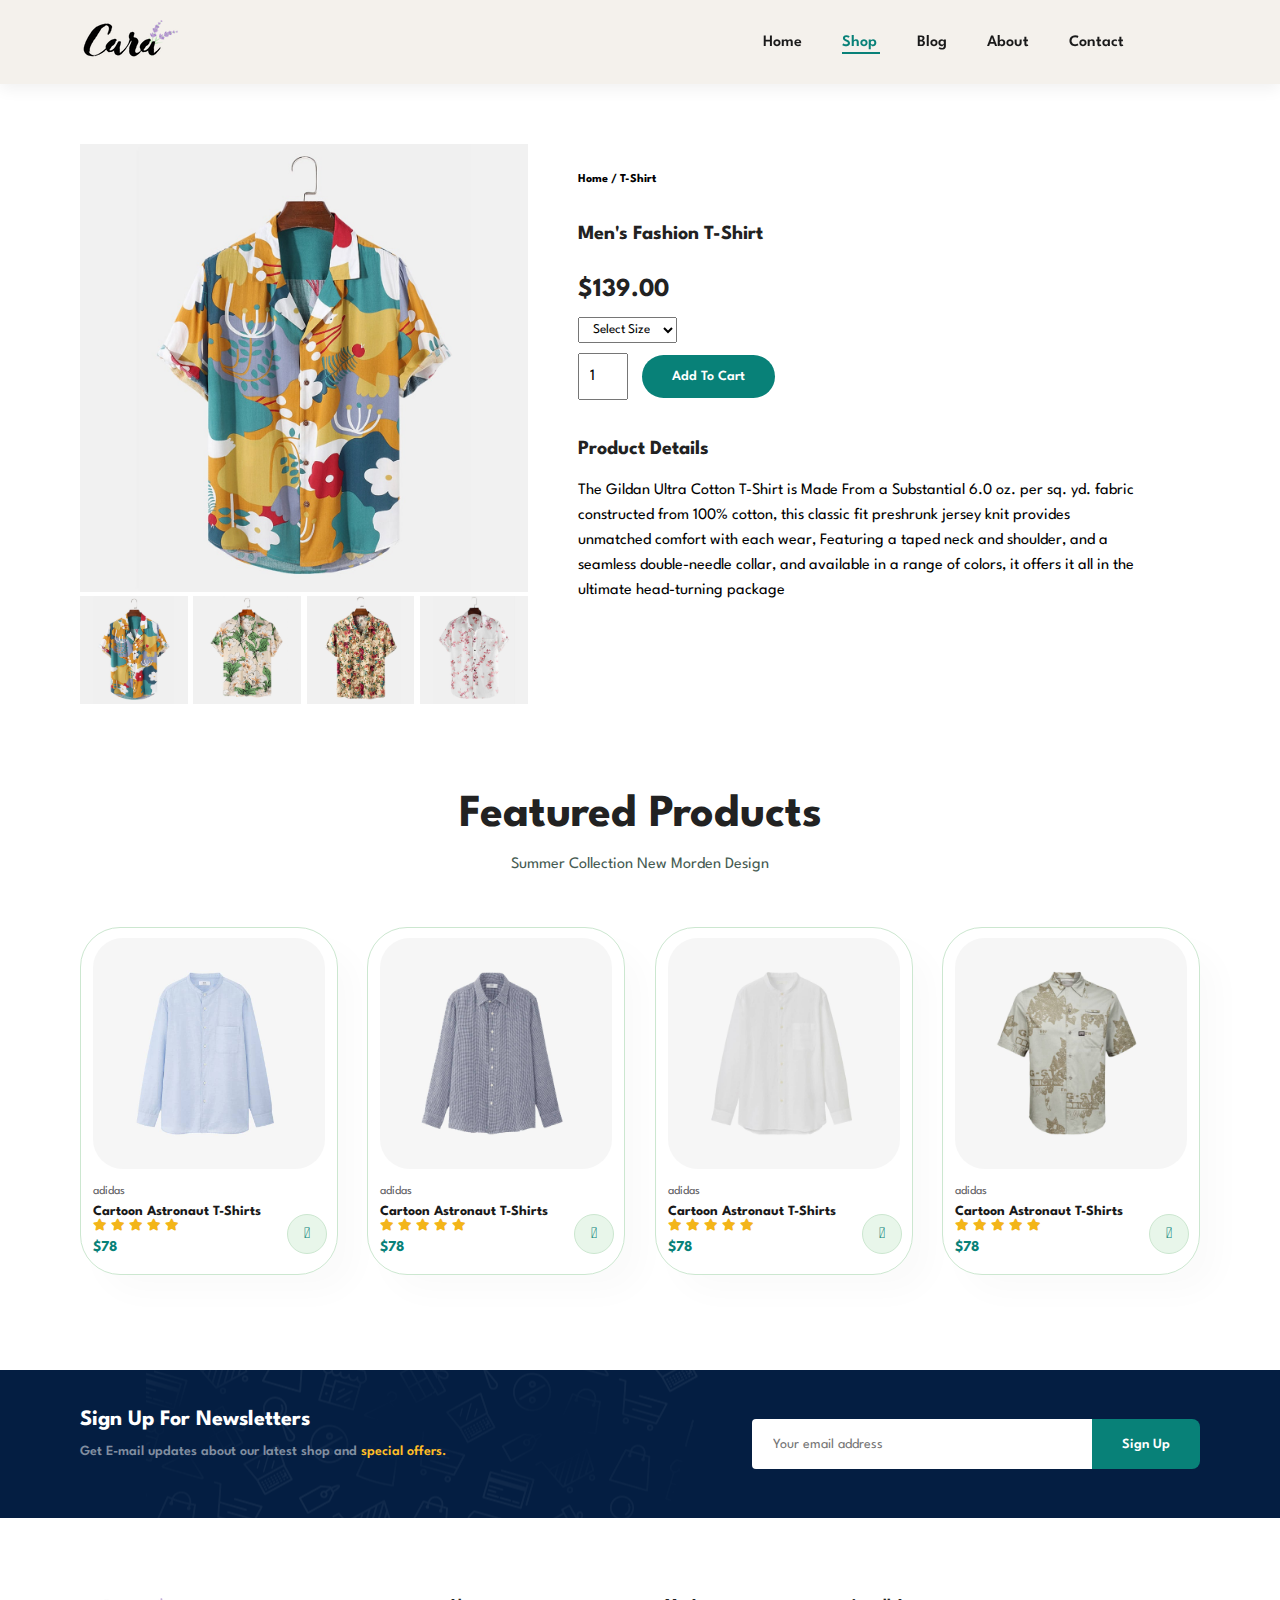
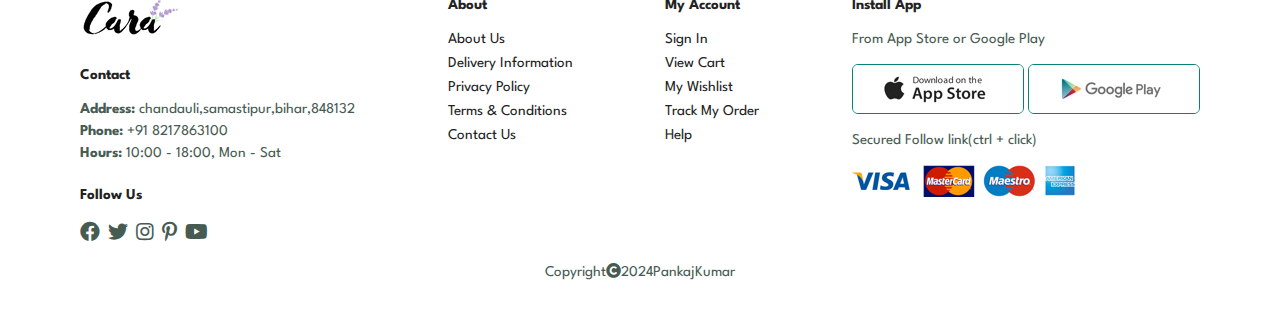
<file: sproduct.html>
<!DOCTYPE html>
<html lang="en">

    <head>
        <meta charset="UTF-8">
        <meta http-equiv="X-UA-Compatible" content="IE=edge">
        <meta name="viewport" content="width=device-width, initial-scale=1.0">
        <title>Cara Ecommerce website</title>
        <link rel="stylesheet" href="https://pro.fontawesome.com/releases/v5.10.0/css/all.css" />

        <link rel="stylesheet" href="style.css">
    </head>

    <body>
        <section id="header">
            <a href="#"><img src="img/logo.png" alt="" class="logo"></a>

            <div>
               <ul id="navbar">
                <li><a href="index.html">Home</a></li>
                <li><a class="active" href="shop.html">Shop</a></li>
                <li><a href="blog.html">Blog</a></li>
                <li><a href="about.html">About</a></li>
                <li><a href="contact.html">Contact</a></li>
                <li id="lg-bag"><a href="cart.html"><i class="far fa-shopping-bag"></i></a></li>
                <a href="#" id="close"><i class="far fa-times"></i></a>
               </ul> 
            </div>

            <div id="mobile">
                <a href="cart.html"><i class="far fa-shopping-bag"></i></a>
                <i id="bar" class="fas fa-outdent"></i>
            </div>
        </section>
        
        <section id="prodetails" class="section-p1">
            <div class="single-pro-image">
                <img src="img/products/f1.jpg" width="100%" id="MainImg" alt="">
                
                <div class="small-img-group">
                    <div class="small-img-col">
                        <img src="img/products/f1.jpg" width="100%" class="small-img" alt="">
                    </div>

                    <div class="small-img-col">
                        <img src="img/products/f2.jpg" width="100%" class="small-img" alt="">
                    </div>

                    <div class="small-img-col">
                        <img src="img/products/f3.jpg" width="100%" class="small-img" alt="">
                    </div>

                    <div class="small-img-col">
                        <img src="img/products/f4.jpg" width="100%" class="small-img" alt="">
                    </div>
                </div>
            </div>

            <div class="single-pro-details">
                <h6>Home / T-Shirt</h6>
                <h4>Men's Fashion T-Shirt</h4>
                <h2>$139.00</h2>
                <select>
                    <option>Select Size</option>
                    <option>XL</option>
                    <option>XXL</option>
                    <option>Small</option>
                    <option>Large</option>
                </select>
                <input type="number" value="1">
                <button class="normal" >Add To Cart</button>
                <h4>Product Details</h4>
                <span>The Gildan Ultra Cotton T-Shirt is Made From a Substantial 6.0 oz. per
                     sq. yd. fabric constructed from 100% cotton, this classic fit preshrunk jersey
                     knit provides unmatched comfort with each wear, Featuring a taped neck and 
                     shoulder, and a seamless double-needle collar, and available in a range of 
                     colors, it offers it all in the ultimate head-turning package
                </span>

            </div>
        </section>

        <section id="product1" class="section-p1">
            <h2>Featured Products</h2>
            <p>Summer Collection New Morden Design</p>
            <div class="pro-container">
                <div class="pro">
                    <img src="img/products/n1.jpg" alt="">
                    <div class="des">
                        <span>adidas</span>
                        <h5>Cartoon Astronaut T-Shirts</h5>
                        <div class="star">
                            <i class="fas fa-star"></i>
                            <i class="fas fa-star"></i>
                            <i class="fas fa-star"></i>
                            <i class="fas fa-star"></i>
                            <i class="fas fa-star"></i>
                        </div>
                        <h4>$78</h4>
                    </div>
                    <a href="#"><i class="fal fa-shopping-cart cart"></i></a>
                </div>

                <div class="pro">
                    <img src="img/products/n2.jpg" alt="">
                    <div class="des">
                        <span>adidas</span>
                        <h5>Cartoon Astronaut T-Shirts</h5>
                        <div class="star">
                            <i class="fas fa-star"></i>
                            <i class="fas fa-star"></i>
                            <i class="fas fa-star"></i>
                            <i class="fas fa-star"></i>
                            <i class="fas fa-star"></i>
                        </div>
                        <h4>$78</h4>
                    </div>
                    <a href="#"><i class="fal fa-shopping-cart cart"></i></a>
                </div>

                <div class="pro">
                    <img src="img/products/n3.jpg" alt="">
                    <div class="des">
                        <span>adidas</span>
                        <h5>Cartoon Astronaut T-Shirts</h5>
                        <div class="star">
                            <i class="fas fa-star"></i>
                            <i class="fas fa-star"></i>
                            <i class="fas fa-star"></i>
                            <i class="fas fa-star"></i>
                            <i class="fas fa-star"></i>
                        </div>
                        <h4>$78</h4>
                    </div>
                    <a href="#"><i class="fal fa-shopping-cart cart"></i></a>
                </div>

                <div class="pro">
                    <img src="img/products/n4.jpg" alt="">
                    <div class="des">
                        <span>adidas</span>
                        <h5>Cartoon Astronaut T-Shirts</h5>
                        <div class="star">
                            <i class="fas fa-star"></i>
                            <i class="fas fa-star"></i>
                            <i class="fas fa-star"></i>
                            <i class="fas fa-star"></i>
                            <i class="fas fa-star"></i>
                        </div>
                        <h4>$78</h4>
                    </div>
                    <a href="#"><i class="fal fa-shopping-cart cart"></i></a>
                </div>

                <!-- <div class="pro">
                    <img src="img/products/n5.jpg" alt="">
                    <div class="des">
                        <span>adidas</span>
                        <h5>Cartoon Astronaut T-Shirts</h5>
                        <div class="star">
                            <i class="fas fa-star"></i>
                            <i class="fas fa-star"></i>
                            <i class="fas fa-star"></i>
                            <i class="fas fa-star"></i>
                            <i class="fas fa-star"></i>
                        </div>
                        <h4>$78</h4>
                    </div>
                    <a href="#"><i class="fal fa-shopping-cart cart"></i></a>
                </div>

                <div class="pro">
                    <img src="img/products/n6.jpg" alt="">
                    <div class="des">
                        <span>adidas</span>
                        <h5>Cartoon Astronaut T-Shirts</h5>
                        <div class="star">
                            <i class="fas fa-star"></i>
                            <i class="fas fa-star"></i>
                            <i class="fas fa-star"></i>
                            <i class="fas fa-star"></i>
                            <i class="fas fa-star"></i>
                        </div>
                        <h4>$78</h4>
                    </div>
                    <a href="#"><i class="fal fa-shopping-cart cart"></i></a>
                </div>

                <div class="pro">
                    <img src="img/products/n7.jpg" alt="">
                    <div class="des">
                        <span>adidas</span>
                        <h5>Cartoon Astronaut T-Shirts</h5>
                        <div class="star">
                            <i class="fas fa-star"></i>
                            <i class="fas fa-star"></i>
                            <i class="fas fa-star"></i>
                            <i class="fas fa-star"></i>
                            <i class="fas fa-star"></i>
                        </div>
                        <h4>$78</h4>
                    </div>
                    <a href="#"><i class="fal fa-shopping-cart cart"></i></a>
                </div>

                <div class="pro">
                    <img src="img/products/n8.jpg" alt="">
                    <div class="des">
                        <span>adidas</span>
                        <h5>Cartoon Astronaut T-Shirts</h5>
                        <div class="star">
                            <i class="fas fa-star"></i>
                            <i class="fas fa-star"></i>
                            <i class="fas fa-star"></i>
                            <i class="fas fa-star"></i>
                            <i class="fas fa-star"></i>
                        </div>
                        <h4>$78</h4>
                    </div>
                    <a href="#"><i class="fal fa-shopping-cart cart"></i></a>
                </div> -->

            </div>

        </section>

        <section id="newsletter" class="section-p1 section-m1">
            <div class="newstext">
                <h4>Sign Up For Newsletters</h4>
                <p>Get E-mail updates about  our latest shop and <span> special offers. </span></p>
            </div>

            <div class="form">
                <input type="text" placeholder="Your email address">
                <button class="normal">Sign Up</button>
            </div>
        </section>

        <footer class="section-p1">
            <div class="col">
                <img class="logo" src="img/logo.png" alt="">
                <h4>Contact</h4>
                <p><strong>Address: </strong>chandauli,samastipur,bihar,848132</p>
                <p><strong>Phone: </strong>+91 8217863100</p>
                <p><strong>Hours: </strong>10:00 - 18:00, Mon - Sat</p>
                <div class="follow">
                    <h4>Follow Us</h4>
                    <div class="icon">
                        <a href="#"><i class="fab fa-facebook"></i></a>
                        <a href="#"><i class="fab fa-twitter"></i></a>
                        <a href="#"><i class="fab fa-instagram"></i></a>
                        <a href="#"><i class="fab fa-pinterest-p"></i></a>
                        <a href="#"><i class="fab fa-youtube"></i></a>
                    </div>
                </div>
            </div>

            <div class="col">
                <h4>About</h4>
                <a href="#">About Us</a>
                <a href="#">Delivery Information</a>
                <a href="#">Privacy Policy</a>
                <a href="#">Terms & Conditions</a>
                <a href="#">Contact Us</a>
            </div>

            <div class="col">
                <h4>My Account</h4>
                <a href="#">Sign In</a>
                <a href="#">View Cart</a>
                <a href="#">My Wishlist</a>
                <a href="#">Track My Order</a>
                <a href="#">Help</a>
            </div>

            <div class="col install">
                <h4>Install App</h4>
                <p>From App Store or Google Play</p>
                <div class="row">
                    <img src="img/pay/app.jpg" alt="">
                    <img src="img/pay/play.jpg" alt="">
                </div>
                <p>Secured Follow link(ctrl + click)</p>
                <img src="img/pay/pay.png" alt="">
            </div>

            <div class="copyright">
                <p>Copyright<i class="fa fa-copyright" aria-hidden="true"></i>2024PankajKumar</p>
            </div>
        </footer>

        <!-- <script>
            var MainImg = document.getElementById("MainImg");
            var smallimg = document.getElementsByClassName("small-img");
            console.log(smallimg);
            smallimg[0].onclick = function(){
                MainImg.src=smallimg[0].src;
            }
            
            smallimg[1].onclick = function(){
                MainImg.src=smallimg[1].src;
            }

            smallimg[2].onclick = function(){
                MainImg.src=smallimg[2].src;
            }

            smallimg[3].onclick = function(){
                MainImg.src=smallimg[3].src;
            }
            
        </script> -->

        <script>
            var MainImg = document.getElementById("MainImg");
            var smallimg = document.getElementsByClassName("small-img");
            //console.log([...smallimg])
            Array.from(smallimg).forEach((img) => {
                img.addEventListener('click', function() {
                    //console.log(MainImg.src)
                    //console.log(img.src) 
                    MainImg.src = img.src;
                    
                });
            });
        </script>
        

        <script src="script.js"></script>
    </body>

</html>
</file>
<file: style.css>
@import url("https://fonts.googleapis.com/css2?family=Spartan:wght@100;200;300;400;500;600;700;800;900&display=swap");
* {
  margin: 0;
  padding: 0;
  box-sizing: border-box;
  font-family: "Spartan", sans-serif;
}

html {
  scroll-behavior: smooth;
}

/* Global Styles */

h1 {
  font-size: 50px;
  line-height: 64px;
  color: #222;
}

h2 {
  font-size: 46px;
  line-height: 54px;
  color: #222;
}

h4 {
  font-size: 20px;
  color: #222;
}

h6 {
  font-weight: 700;
  font-size: 12px;
}

p {
  font-size: 16px;
  color: #465b52;
  margin: 15px 0 20px 0;
}

.section-p1 {
  padding: 40px 80px;
}

.section-m1 {
  margin: 40px 0;
}

button.normal{
  font-size: 14px;
  font-weight: 600;
  padding: 15px 30px;
  color: #000;
  background-color: #fff;
  border-radius: 30px; /*4px */
  cursor: pointer;
  border: none;
  outline: none;
  transition: 0.2s;
}

button.white{
  font-size: 13px;
  font-weight: 600;
  padding: 11px 18px;
  color: #fff;
  background-color: transparent;
  /* border-radius: 30px;*/ /*4px */
  cursor: pointer;
  border: 1px solid #fff;
  outline: none;
  transition: 0.2s;
}

body {
  width: 100%;
}

/* header start */

#header{
  display: flex;
  align-items: center;
  justify-content: space-between;
  padding: 20px 80px;
  background: #f4f1ec;  /* replace this background color #e3e6f3 */
  box-shadow:0 5px 15px rgba(0,0,0,0.06);
  z-index: 999;
  position: sticky;
  top: 0;
  left: 0;
}
#navbar{
  display:flex;
  align-items:center;
  justify-content:center;
  /* gap:20px; */
}
#navbar li{
  list-style: none;
  padding: 0 20px;
  position:relative;
}

#navbar li a{
  text-decoration:none;
  font-size:16px;
  font-weight:600;
  color:#1a1a1a;
  transition:0.3s ease;
}
#navbar li a:hover,
#navbar li a.active{
  color:#088178;
}
#navbar li a.active::after,
#navbar li a:hover::after{
  content:"";
  width:50%;
  height:2px;
  background: #088178;
  position: absolute;
  bottom:-4px;
  left: 20px;
}

#mobile{
  display: none;
  align-items: center;
}

#close{
  display: none;
}

/* home page */
#hero{
  background-image: url("img/banner/banner-3.jpg");  /*replace hero4.png */
  height: 90vh;
  width: 100%;
  background-size: cover;
  background-position: top 25% right 0;
  padding: 0 80px;
  display: flex;
  flex-direction: column;
  align-items:flex-start;
  justify-content:center;
}

#hero h4{
    padding-bottom: 15px;
}
#hero h1{
  color: #088178;
}
#hero button{
  background-image: url("img/button.png");
  background-color: transparent;
  color: #088178;
  border:0;
  padding:14px 80px 14px 65px;
  background-repeat: no-repeat;
  cursor: pointer;
  font-weight: 700;
  font-size: 15px;
}
#feature{
  display: flex;
  align-items: center;
  justify-content: space-between;
  flex-wrap: wrap;
}
#feature .fe-box{
  width: 180px;
  text-align: center;
  padding: 25px 15px;
  box-shadow: 20px 20px 34px rgba(0,0,0,0.03);
  border: 1px solid #cce7d0;
  border-radius:50%;
  margin: 15px 0;
}

#feature .fe-box:hover{
  box-shadow: 10px 10px 54px rgba(70,62,221,0.2); /*0.1 tha */
}

#feature .fe-box img{
  width: 100%;
  margin-bottom: 2px;
}

#feature .fe-box h6{
  display: inline-block;
  padding:9px 8px 6px 8px;
  line-height:1;
  border-radius:20px;  /*4 px tha */
  color: #088178;
  background-color: #fddde4;
}

#feature .fe-box:nth-child(2) h6{
  background-color: #cdebbc;
}

#feature .fe-box:nth-child(3) h6{
  background-color: #d1e8f2;
}

#feature .fe-box:nth-child(4) h6{
  background-color: #cdd4f8;
}
#feature .fe-box:nth-child(5) h6{
  background-color: #f6dbf6;
}
#feature .fe-box:nth-child(6) h6{
  background-color: #fff2e5;
}


#product1
{
  text-align: center;
}
#product1 .pro-container{
  display:flex;
  justify-content:space-between;
  padding-top: 20px;
  flex-wrap: wrap;
}

#product1 .pro{
  width: 23%;
  min-width: 250px;
  padding: 10px 12px;
  border: 1px solid #cce7d0;
  border-radius: 40px; /* 25px tha */
   cursor: pointer;
   box-shadow:20px 20px 30px rgba(0,0,0,0.02);
   margin: 15px 0;
   transition: 0.2s ease;
   position: relative;
}

#product1 .pro:hover{
  box-shadow:20px 20px 30px rgba(0,0,0,0.06);
}
#product1 .pro img{
  width: 100%;
  border-radius:30px; /*20px*/
}

#product1 .pro .des{
  text-align: start;
  padding: 10px 0;
}

#product1 .pro .des span{
  color: #606063;
  font-size: 12px;
}
#product1 .pro .des h5{
  padding-top: 7px;
  color: #1a1a1a;
  font-size: 14px;
}

#product1 .pro .des i{
  font-size: 12px;
  color: rgb(243, 181, 25);
}
#product1 .pro .des h4{
  padding-top: 7px;
  font-size: 15px;
  font-weight: 700;
  color: #088178;
}
#product1 .pro .cart{
  width: 40px;
  height: 40px;
  line-height: 40px;
  border-radius: 50px;
  background-color: #e8f6ea;
  font-weight: 500;
  color: #088178;
  border: 1px solid #cce7d0;
  position: absolute;
  bottom: 20px;
  right: 10px;
}
#banner{
  display: flex;
  flex-direction: column;
  justify-content: center;
  align-items: center;
  text-align: center;
  background-image: url("img/banner/b2.jpg");
  width:100%;
  height: 40vh;
  background-size:100% 100%; /*cover*/
  background-position: center;
}
#banner h4{
  color: #fff;
  font-size: 16px;
}
#banner h2{
  color: #fff;
  font-size: 30px;
  padding: 10px 0;
}
#banner h2 span{
  color: #ef3636;
}
#banner button:hover{
  background: #088178;
  color: #fff;
}

#sm-banner{
  display: flex;
  justify-content: space-between;
  flex-wrap: wrap;
  margin-bottom: -30px; /* addtion add kiya hai*/
}
/* #sm-banner .banner-box{
  flex:2;
} */
#sm-banner .banner-box{
  display: flex;
  flex-direction: column;
  justify-content: center;
  align-items: flex-start;
  background-image: url("img/banner/b17.jpg");
  min-width:600px;  /*580px tha */
  height: 50vh;
  background-size:100% 100%; /*cover*/
  background-position: center;
  padding: 30px;
}

#sm-banner .banner-box2{
  background-image: url("img/banner/b10.jpg");
}

#sm-banner h4{
  color: #fff;
  font-size: 20px;
  font-weight: 300;
}

#sm-banner h2{
  color: #fff;
  font-size: 28px;
  font-weight: 800;
}

#sm-banner span{
  color: #fff;
  font-size: 14px;
  font-weight: 500;
  padding-bottom: 15px;
}

#sm-banner .banner-box:hover button{
  background: #088178;
  border: 1px solid #088178;
}

#banner3{
  display: flex;
  justify-content:space-between;
  flex-wrap: wrap;
  padding: 0 80px;
}

#banner3 .banner-box{
  display: flex;
  flex-direction: column;
  justify-content: center;
  align-items: flex-start;
  background-image: url("img/banner/b7.jpg");
  min-width:32.3%; /*30% tha*/ 
  height:35vh; /*30vh tha*/
  background-size:100% 100%; /*cover*/
  background-position: center;
  padding:20px;
  margin-bottom:20px;
  /* border-radius: 20px;*/   /* addtion add kiya hai */
}

#banner3 .banner-box2{
  background-image: url("img/banner/b4.jpg");
}

#banner3 .banner-box3{
  background-image: url("img/banner/b18.jpg");
}

#banner3 h2{
  color: #fff;
  font-weight: 900;
  font-size: 22px;
}

#banner3 h3{
  color: #ec544e;
  font-weight: 800;
  font-size: 15px;
}

#newsletter{
  display: flex;
  justify-content: space-between;
  flex-wrap: wrap;
  align-items: center;
  background-image: url("img/banner/b14.png");
  background-repeat: no-repeat;
  background-position: 20% 30%;
  background-color: #041e42;
}

#newsletter h4{
  font-size: 22px;
  font-weight: 700;
  color: #fff;
}

#newsletter p{
  font-size: 14px;
  font-weight: 600;
  color: #818ea0;
}

#newsletter p span{
  color: #ffbd27;
}

#newsletter .form{
  display: flex;
  width: 40%;

}

#newsletter input{
  height: 3.125rem;
  padding: 0 1.25rem;
  font-size: 14px;
  width: 100%;
  border: 1px solid transparent;
  border-radius: 4px;
  outline: none;
  border-top-right-radius: 0;
  border-bottom-right-radius: 0;
}

#newsletter .normal{
  border-radius: 0px 8px 8px 0px;
  }
  
#newsletter button{
  background-color: #088178;
  color: #fff;
  white-space: nowrap;
  /* border-top-left-radius: 0;
  border-bottom-left-radius: 0; */
}

footer{
  display: flex;
  justify-content:space-between;
  flex-wrap: wrap;
}

footer .col{
  display: flex;
  flex-direction: column;
  align-items: flex-start;
  margin-bottom: 20px;
}

footer .logo{
  margin-bottom: 30px;
}

footer h4{
  font-size: 15px;  /*14px tha*/
  padding-bottom: 20px;
}

footer p{
  font-size: 15px;  /*13px tha*/
  margin: 0 0 8px 0;
}

footer a {
  font-size: 15px; /*13px tha*/
  text-decoration: none;
  color: #222;
  margin-bottom: 10px;
}

footer .follow{
  margin-top: 20px;
}

footer .follow i{
  color: #465b52;
  font-size: 20px;  /*addition add kiya hai*/
  padding-right: 4px;
  cursor: pointer;
}

footer .install .row img{
  border: 1px solid#088178;
  border-radius: 6px;
}
footer .install img{
  margin: 10px 0 15px 0;
}

footer .follow i:hover,footer a:hover{
  color: #088178;
}

footer .copyright{
  width: 100%;
  font-size: 25px; /*addition add kiya hai*/
  text-align: center;
}

/* home page end */


/* shop page start */

#page-header{
  background-image: url("img/banner/banner-1.jpg"); /*b1.jpg tha*/
  width: 100%;
  height: 70vh; /*40vh tha */
  background-size:100% 100%;
  display: flex;
  justify-content:center;
  /* align-items:center;  */
  text-align: center; 
  flex-direction: column;
  padding: 14px;
}
 
#page-header h2,
#page-header p{
  color: #088178;
}

#pagination{
  text-align: center;
}

#pagination a{
  text-decoration: none;
  background-color: #088178;
  padding: 15px 20px;
  border-radius: 4px;
  color: #fff;
  font-weight: 600;
}

#pagination a i{
  font-size: 16px;
  font-weight: 600;
}

/* shop page end */


/* single product (sproduct) page */

#prodetails{
  display: flex;
  margin-top: 20px;
}

#prodetails .single-pro-image{
  width: 40%;
  margin-right: 50px;
}

.small-img-group{
  display: flex;
  justify-content: space-between;
}

.small-img-col{
  flex-basis: 24%;
  cursor: pointer;
}

#prodetails .single-pro-details{
  width: 50%;
  padding-top: 30px;
}

#prodetails .single-pro-details h4{
  padding:40px 0 20px 0;
}

#prodetails .single-pro-details h2{
  font-size: 26px;
}

#prodetails .single-pro-details select{
  display: block;
  padding: 5px 10px;
  margin-bottom: 10px;
}

#prodetails .single-pro-details input{
  width:50px;
  height:47px;
  padding-left:10px;
  font-size:16px;
  margin-right:10px;
}

#prodetails .single-pro-details input:focus{
outline: none;
}

#prodetails .single-pro-details button{
  background: #088178;
  color: #fff;
  /* border-radius: 8px; */
}

#prodetails .single-pro-details span{
  line-height: 25px;
}

/* single product page end */



/* blog page start (blog.html) */

#page-header.blog-header{
  background-image: url("img/banner/b19.jpg");
}

.blog-header#page-header h2,
.blog-header#page-header p{
  color: white;
}

#blog{
  padding: 150px 150px 0 150px;
}

#blog .blog-box{
  display: flex;
  align-items: center;
  width: 100%;
  position: relative;
  padding-bottom: 90px;
}

#blog .blog-img{
  width: 50%;
  margin-right: 40px;
}

#blog img{
  width: 100%;
  height: 300px;
  object-fit:100% 100%; /*cover tha*/
}

#blog .blog-details{
  width: 50%;
}

#blog .blog-details a{
  text-decoration: none;
  font-size: 11px;
  color: #000;
  font-weight: 700;
  position: relative;
  text-transform: uppercase;
  transition: 0.3s;
}

#blog .blog-details a::after{
  content: "";
  width: 50px;
  height: 1px;
  background-color: #000;
  position: absolute;
  top: 5px;
  right: -60px;
}

#blog .blog-details a:hover{
  color: #088178;
}

#blog .blog-details a:hover::after{
  background-color: #088178;
}

#blog .blog-box h1{
  position: absolute;
  top: -40px;
  left: 0;
  font-size:70px;
  font-weight:700;
  color: #c9cbce;
  z-index:-9;
}

/* blog.html end */


/* about.html start */

#page-header.about-header{
  background-image:url("img/about/banner.png");
  height: 50vh;
}

#page-header.about-header h2,
#page-header.about-header p{
  color: white;
}

#about-head{
  display: flex;
  align-items: center;
}

#about-head img{
  width: 50%;
  height: auto;
}

#about-head div{
  padding-left: 40px;
}

#about-app {
  text-align: center;
}

#about-app .video{
  width: 70%;
  height: 100%;
  margin: 30px auto 0 auto;
}

#about-app .video video{
  width: 100%;
  height: 100%;
  border-radius: 20px;
}

/*end page about.html */


/* start contact.html page */



/* yaha se additional add kiya hai about banner property ko override kar ke  */
#page-header.contact-header{   
  background-image:url("img/about/banner2.jpg");
  height:50vh;
}
 /* yaha tak additional add kiya hai  */


#contact-details{
  display: flex;
  align-items: center;
  justify-content: space-between;
}

#contact-details .details{
  width:40%
}

#contact-details .details span,
#form-details form span{
  font-size:12px;
}

#contact-details .details h2,
#form-details form h2{
  font-size:26px;
  line-height:35px;
  padding: 20px 0;
}

#contact-details .details h3{
  font-size:16px;
  padding-bottom:15px;
}

#contact-details .details li {
  list-style: none;
  display: flex;
  padding: 10px 0;
}

#contact-details .details li i{
  font-size: 14px;
  padding-right: 22px;
}

#contact-details .details li p{
  margin:0;
  font-size: 14px;
}

#contact-details .map{
  width: 55%;
  height: 400px;
}

#contact-details .map iframe {
  width:100%;
  height:100%;
}

#form-details{
  display: flex;
  justify-content: space-between;
  margin: 30px;
  padding: 80px;
  border-radius: 10px;
  border: 1px solid #e1e1e1;
}

#form-details form {
  width:65%;
  display:flex;
  flex-direction:column;
  align-items:flex-start;
}

#form-details form input,
#form-details form textarea {
  width:100%;
  padding:12px 15px;
  outline:none;
  margin-bottom:20px;
  border:1px solid #e1e1e1;
  border-radius:10px;  /*addtion add for border-radius purpose*/
}

#form-details form button{
  background-color: #088178;
  color: #fff;
}

#form-details .people div{
  padding-bottom: 25px;
  display: flex;
  align-items: flex-start;
}

#form-details .people div img{
  width: 65px;
  height: 65px;
  object-fit: 100%;
  margin-right: 15px;
}

#form-details .people div p{
  margin: 0px;
  font-size: 13px;
  line-height: 25px;
}

#form-details .people div p span{
  display: block;
  font-size: 16px;
  font-weight: 600;
  color: #000;
}

/* end contact.html page  */


/* start cart.html page */

#page-header.cart-header{
  background-image: url("img/banner/cart5.jpg");
  height: 50vh;
}

#cart{
  overflow-x: auto;  /* add in cart section  aditional scrollbar in x direction for medium screen device*/
}

#cart table{
  width: 100%;
  border-collapse: collapse;
  table-layout:fixed;
  white-space:nowarp;
}

#cart table img{
  width:70px;
}

#cart table td:nth-child(1){
  width: 100px;
  text-align: center;
}

#cart table td:nth-child(2){
  width: 150px;
  text-align: center;
}

#cart table td:nth-child(3){
  width: 250px;
  text-align: center;
}

#cart table td:nth-child(4),
#cart table td:nth-child(5),
#cart table td:nth-child(6){
  width: 150px;
  text-align: center;
}

#cart table td:nth-child(5) input{
  width: 70px;
  padding: 10px 5px 10px 15px;
}

#cart table thead{
  border: 1px solid #e2e9e1;
  border-left:none;
  border-right:none;
}

#cart table thead td{
  font-weight: 700;
  text-transform: uppercase;
  font-size: 13px;
  padding: 18px 0;
}

#cart table tbody tr td{
  padding-top:15px;
}

#cart table tbody td{
  font-size:13px;
}

#cart-add{
  display: flex;
  flex-wrap: wrap;
  justify-content: space-between;
}

#coupon{
  width:50%;
  margin-bottom:30px;
}

#coupon h3,
#subtotal h3{
  padding-bottom: 15px;
}

#coupon input{
  padding: 10px 20px;
  outline: none;
  width: 60%;
  margin-right:10px;
  border-radius: 10px; /* add additional for border radius*/
  border: 1px solid #e2e9e1;
}

#coupon button,
#subtotal button{
  background-color: #088178;
  color: #fff;
  padding: 12px 20px;
  /* border-radius: 4px; */
}

#subtotal{
  width: 50%;
  margin-bottom: 30px;
  border: 1px solid #e2e9e1;
  padding: 30px;
}

#subtotal table{
  border-collapse:collapse;
  width:100%;
  margin-bottom:20px;
}

#subtotal table td{
  width: 50%;
  border: 1px solid #e2e9e1;
  padding: 10px;
  font-size: 13px;
}









/* Start Media Query */

@media (max-width:799px){

  .section-p1{
    padding: 40px 40px;
  }
  
  #navbar{
    display: flex;
    flex-direction: column;
    align-items: flex-start;
    justify-content: flex-start;
    position: fixed;
    top:0px;
    right:-300px;
    height: 100vh;
    width: 300px;
    background-color: #e3e6f3;
    box-shadow: 0 40px 60px rgba(0,0,0,0.1);
    padding: 80px 0 0 10px;
    transition: 0.3s;
  }

  #navbar.active{
    right: 0px;
  }

  #navbar li{
    margin-bottom: 25px;
  }

  #mobile{
    display: flex;
    align-items:center;
  }

  #mobile i{
    color: #1a1a1a;
    font-size:24px;
    /* padding-left:20px; */ /* ya tha pahle */
    margin-left: 20px;  /* addtion add kiya hai*/
    cursor: pointer;
  }

  #close{
    display:initial;
    position: absolute;
    top: 30px;
    left: 30px;
    color: #222;
    font-size: 24px;
  }

  #lg-bag{
    display: none;
  }

  #hero{
    height: 70vh;
    padding: 0 20px; /*80 px  tha */
    background-position: top 30% right 30%; 
  }
 
  #feature{
    justify-content: center;
  }

  #feature .fe-box{
    margin: 8px 8px; /*15px 15px tha */
  }

  #product1 .pro-container{
    justify-content: center;
  }

  #product1 .pro{
    margin: 15px;
  }

  #banner{
    height: 25vh; /*20vh tha */
  }

  #sm-banner .banner-box{
    min-width: 100%;
    height: 30vh;
    
  }

  #banner3{
    padding: 0 40px;
  }

  #banner3 .banner-box{
    width: 28%;
    height: 30vh;
  }

  #newsletter .form{
    width: 70%;
  }


  /* contact page (contact.html) medium screen device */

  #form-details{
    padding:40px;
  }

  .people{
    padding-left:10px; /* form add additional space between form and people ke beach space*/
  } 

  #form-details form{
    width:50%;
  }


}



@media (max-width:477px){

  .section-p1{
    padding: 20px;
  }

  #header{
    padding: 10px 30px;
  }

  h1{
    font-size: 38px;
  }

  h2{
    font-size: 32px;
  }

  #hero{
    padding: 0 20px;
    background-position: 80%; /*55% tha yaha*/
  }

  #feature{
    justify-content: space-between;
  }

  #feature .fe-box{
    width:155px;
    margin: 0 0px 20px 0;
  }

  #product1 .pro{
    width: 100%;
  }

  #banner{
    height: 34vh; /*40vh  tha*/
  }
   
  #banner h2{
    font-size: 28px; /* addition font size change kiya hai*/
  }

  #sm-banner .banner-box{
    height: 40vh;
  }

  #sm-banner .banner-box2{
    margin-top: 20px;
    margin-bottom:30px;
  }

  #banner3{
    padding: 0px 20px;
  }

  #banner3 .banner-box{
    width: 100%;
  }

  #newsletter{
    padding: 40px 20px;
  }

  #newsletter .form{
    width: 100%;
  }

  footer .copyright{
    text-align: start;
  }

  /* shop page #page-header */

  #page-header{
    height: 35vh;
  }


  /* single product page mobile design (sproduct.html)*/

  #prodetails{
    display:flex;
    flex-direction:column;
  }
  #prodetails .single-pro-image{
    width: 100%;
    margin-right: 0px;
  }

  #prodetails .single-pro-details{
    width: 100%;
  }


  /* blog page blog.html (mobile size) */

  #blog{
    padding: 100px 20px 0 20px;
  }

  #blog .blog-box{
    display: flex;
    flex-direction: column;
    align-items: flex-start;
  }

  #blog .blog-img{
    width: 100%;
    margin-right: 0px;
    margin-bottom: 30px;
  }

  #blog .blog-details{
    width: 100%;
  }


  /* about.html page for mobile screen */

  #about-head{
    flex-direction: column;
  }

  #about-head img{
    width:100%;
    margin-bottom:20px;
  }

  #about-head div{
    padding-left: 0px;
  }
 
  #about-app .video {
    width:100%;
  }

  /* contact page (contact.html) for mobile screen size */

  #contact-details{
    flex-direction: column;
  }

  #contact-details .details{
    width: 100%;
    margin-bottom: 30px;
  }

  #contact-details .map{
    width: 100%;
  }

  #form-details{
    margin: 10px;
    padding: 30px 10px;
    flex-wrap: wrap;
  }

  #form-details form{
    width:100%;
    margin-bottom:30px;
  }


  /* cart page(cart.html) in subtotal and coupon div set for small scrren device purpose */

  #cart-add{
    flex-direction:column;
  }

  #coupon{
    width:100%;
  }

  #subtotal{
    width:100%;
    padding:20px;
  }
}
</file>
